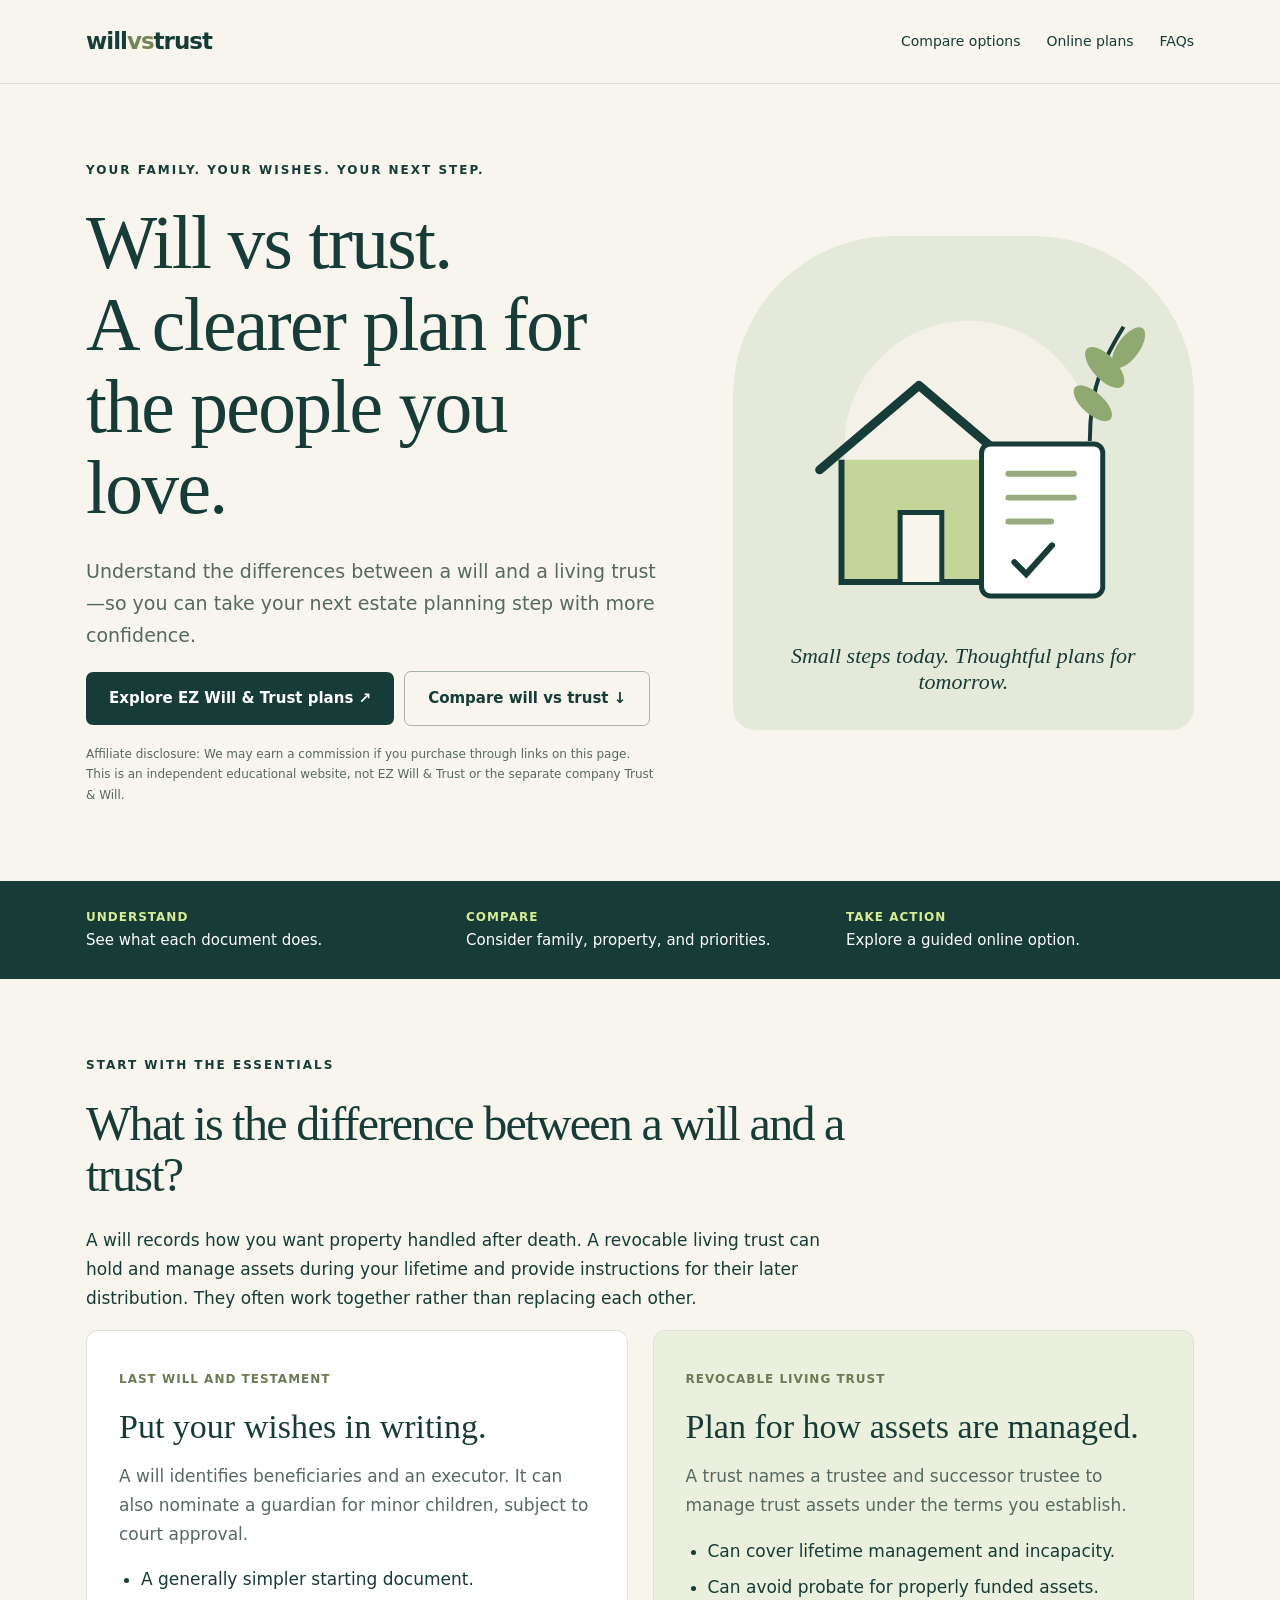
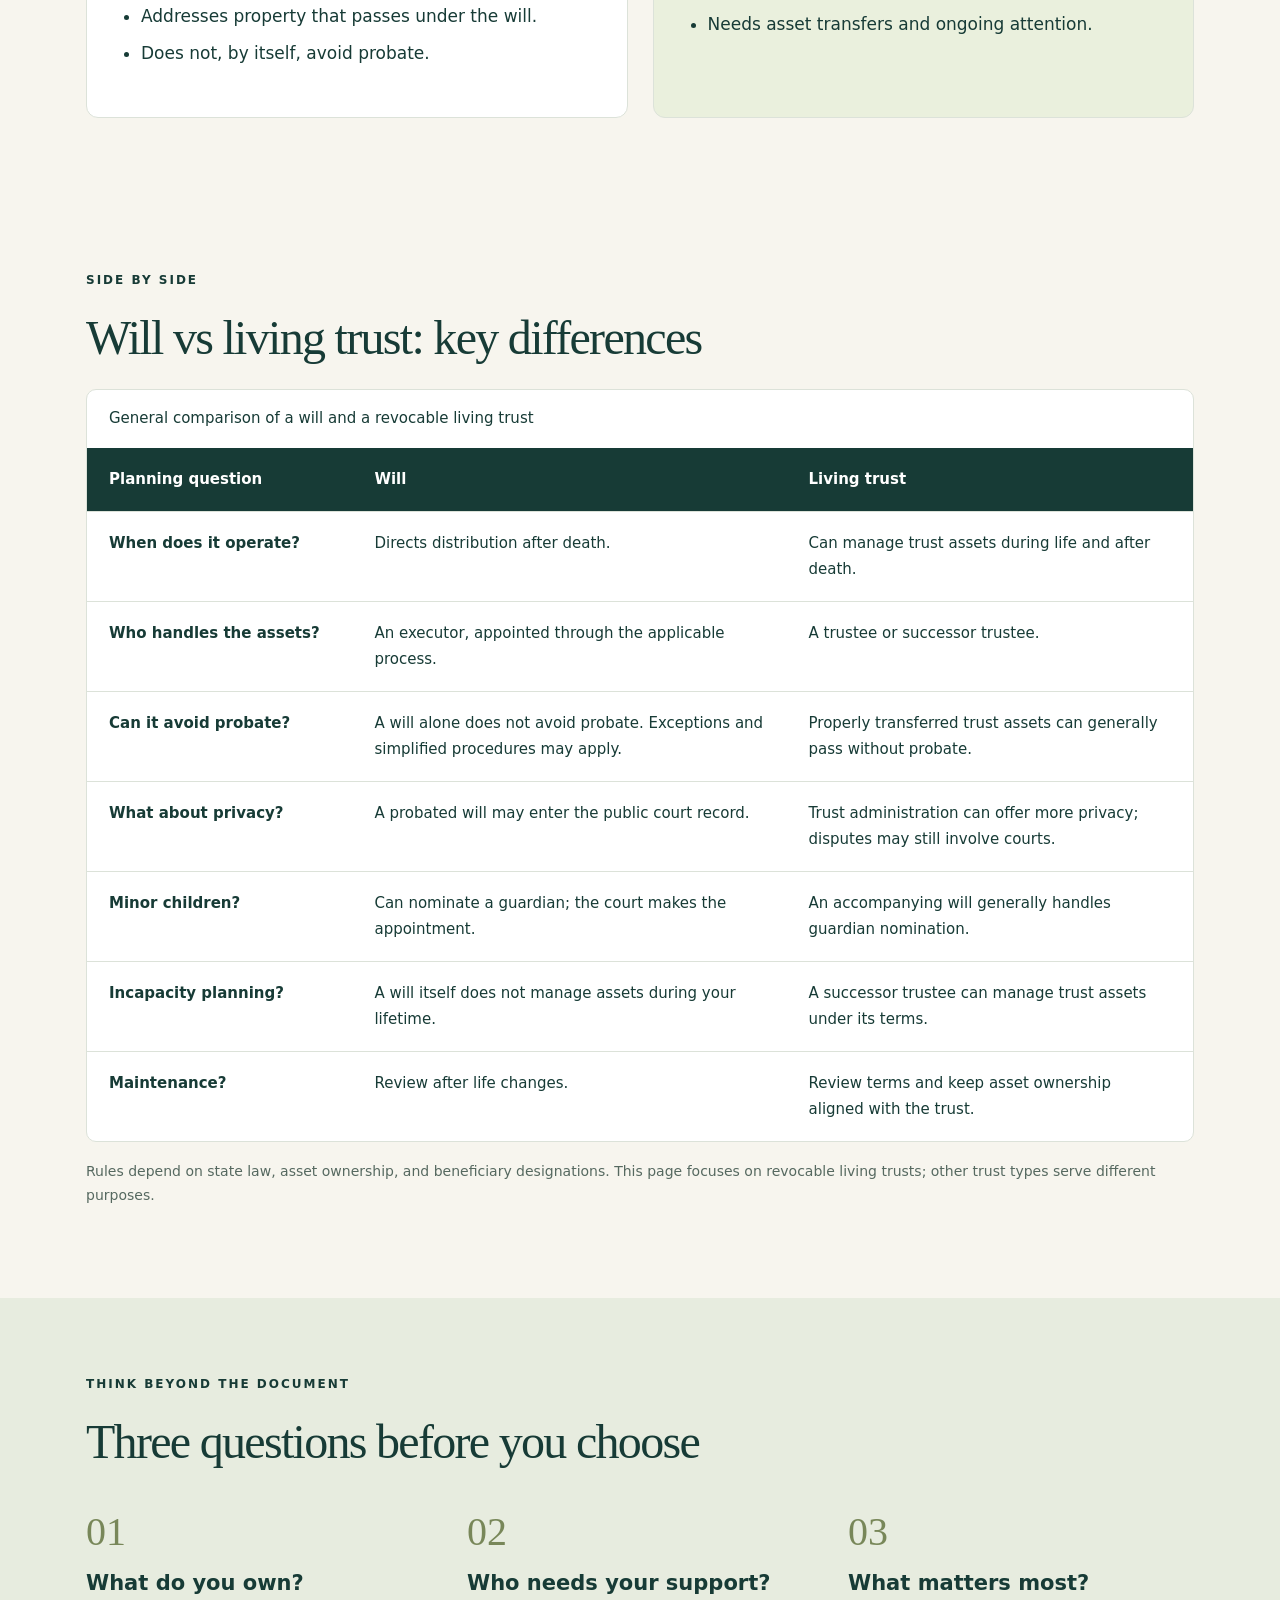
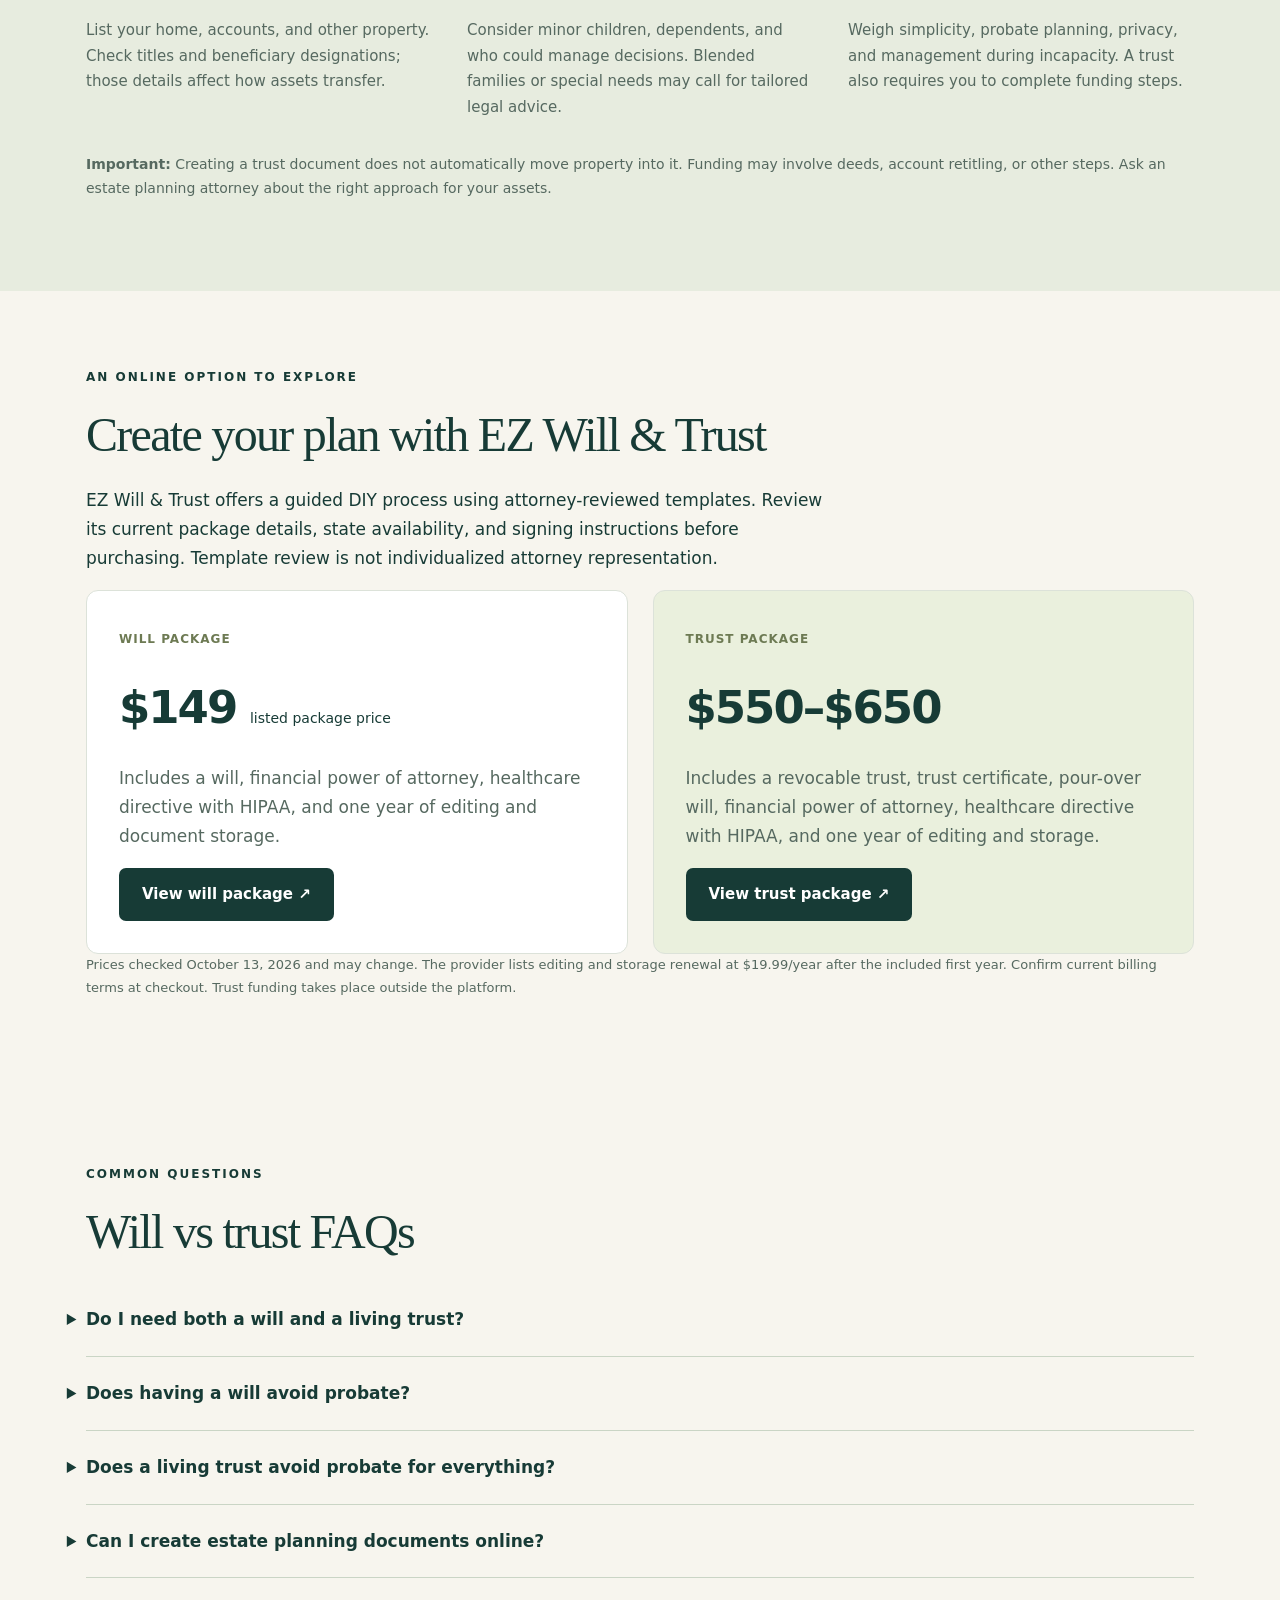
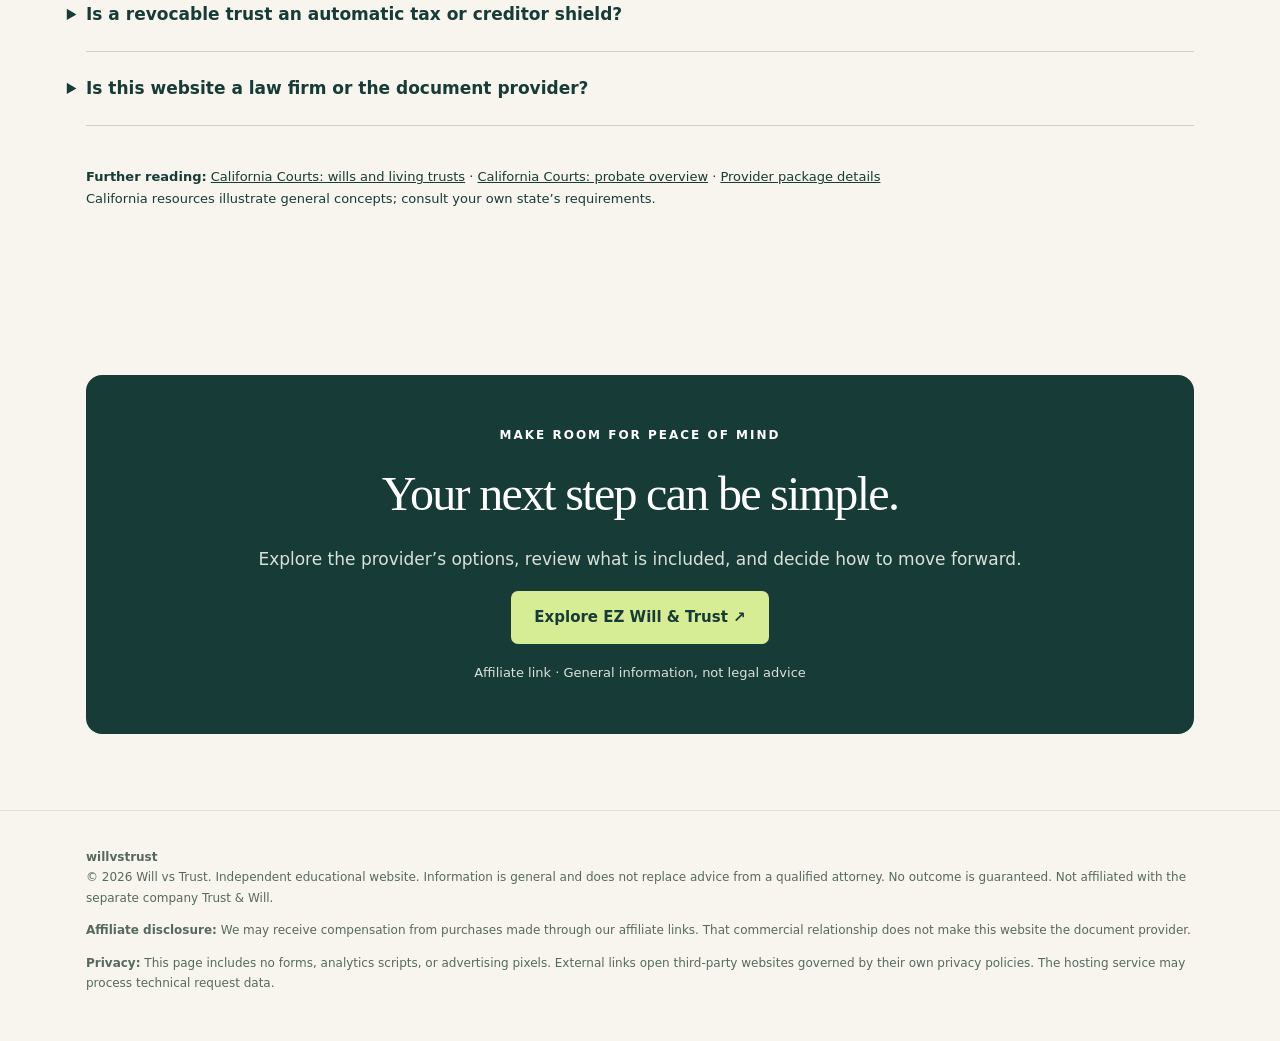
<file: index.html>
<!doctype html>
<html lang="en"><head><meta charset="utf-8"><meta name="viewport" content="width=device-width,initial-scale=1"><title>Will vs Trust: Key Differences & Online Estate Planning</title><meta name="description" content="Compare a will vs a living trust, understand probate and trust funding, and explore EZ Will & Trust online estate planning packages."><meta name="robots" content="index,follow"><meta name="theme-color" content="#173b36"><meta property="og:title" content="Will vs Trust: A clearer plan for the people you love"><meta property="og:description" content="Understand your options. Compare wills and living trusts, then explore online estate planning."><meta property="og:type" content="website"><style>
:root{--ink:#173b36;--muted:#566960;--cream:#f7f5ee;--gold:#d6ed95;--line:#dce2d9}*{box-sizing:border-box}html{scroll-behavior:smooth;scroll-padding-top:85px}body{margin:0;font:17px/1.7 system-ui,-apple-system,Segoe UI,sans-serif;color:var(--ink);background:var(--cream)}a{color:inherit}header{background:var(--cream);border-bottom:1px solid var(--line)}nav{max-width:1160px;margin:auto;padding:22px 26px;display:flex;align-items:center;justify-content:space-between;gap:20px}.brand{text-decoration:none;font-weight:800;font-size:23px;letter-spacing:-1px}.brand span{color:#758454}.navlinks{display:flex;gap:26px;font-size:14px}.navlinks a{text-decoration:none}main section,.wrap{max-width:1160px;margin:auto;padding:76px 26px}h1,h2,h3,p{margin-top:0}h1,h2{font-family:Georgia,serif;font-weight:500;line-height:1.08;letter-spacing:-1.7px}h1{font-size:clamp(43px,5.9vw,76px);margin-bottom:26px}h2{font-size:clamp(32px,4vw,48px);margin-bottom:25px}h3{font-size:21px;line-height:1.3}.eyebrow{font-size:12px;letter-spacing:2px;font-weight:750;text-transform:uppercase;margin-bottom:22px}.hero{display:grid;grid-template-columns:1.25fr 1fr;gap:70px;align-items:center}.hero p{color:var(--muted);max-width:570px;font-size:19px}.btn{display:inline-block;text-decoration:none;background:var(--ink);color:white;padding:14px 23px;border-radius:7px;font-weight:650;font-size:15px}.btn:hover{background:#28594e}.secondary{background:transparent;color:var(--ink);border:1px solid #a5b4a5;margin-left:10px}.secondary:hover{background:#e8eddf}.disclosure{font-size:12px!important;color:var(--muted);margin:18px 0 0!important}.art{background:#e5e9d9;border-radius:160px 160px 22px 22px;padding:55px 32px 35px;position:relative}.art svg{width:100%;height:auto}.artcaption{text-align:center;font:italic 22px Georgia,serif;margin:15px 0 0}.strip{background:var(--ink);color:white}.strip .wrap{padding-top:26px;padding-bottom:26px;display:grid;grid-template-columns:repeat(3,1fr);gap:32px;font-size:15px}.strip strong{display:block;color:var(--gold);font-size:12px;letter-spacing:1px;text-transform:uppercase}.intro{max-width:760px}.grid{display:grid;grid-template-columns:1fr 1fr;gap:25px}.card{background:white;border:1px solid var(--line);padding:32px;border-radius:12px}.card.trust{background:#eaf0dd}.tag{font-size:12px;font-weight:700;text-transform:uppercase;letter-spacing:1px;color:#6d7a53}.card h3{font:34px Georgia,serif;margin:16px 0}.card p{color:var(--muted)}ul{padding-left:22px}li{margin-bottom:8px}.tablewrap{overflow:auto;border:1px solid var(--line);border-radius:10px;background:white}table{border-collapse:collapse;width:100%;min-width:590px;font-size:15px}th,td{padding:19px 22px;text-align:left;border-bottom:1px solid var(--line);vertical-align:top}th{background:var(--ink);color:white}td:first-child{font-weight:650;width:24%}tr:last-child td{border-bottom:0}.note{font-size:14px;color:var(--muted);margin-top:18px}.band{background:#e7ecdf}.steps{display:grid;grid-template-columns:repeat(3,1fr);gap:35px;margin-top:40px}.number{display:block;color:#788759;font:40px Georgia,serif;margin-bottom:15px}.steps p{font-size:15px;color:var(--muted)}.price{font-size:45px;font-weight:750;letter-spacing:-2px;margin:18px 0}.price small{font-size:14px;font-weight:400;letter-spacing:0}.fine{font-size:13px;color:var(--muted)}details{border-bottom:1px solid #cad5c5;padding:22px 0}summary{cursor:pointer;font-weight:650;list-style-position:outside}details p{margin:16px 0 0;color:var(--muted);max-width:880px}.closing{background:var(--ink);color:white;text-align:center;border-radius:16px;padding:50px 25px}.closing p{color:#d9e2d8}.closing .btn{background:var(--gold);color:var(--ink)}footer{border-top:1px solid var(--line)}footer .wrap{padding-top:36px;padding-bottom:36px;font-size:12px;color:var(--muted)}.sources{font-size:13px;margin-top:40px}.skip{position:absolute;left:-9999px}.skip:focus{left:10px;top:10px;background:white;padding:10px;z-index:3}a:focus-visible,summary:focus-visible{outline:3px solid #b68822;outline-offset:4px}@media(max-width:760px){.hero,.grid,.steps{grid-template-columns:1fr}.hero{gap:35px}.art{max-width:430px;margin:auto}.navlinks{gap:15px;font-size:12px}.navlinks a:first-child{display:none}main section,.wrap{padding:48px 22px}.strip .wrap{grid-template-columns:1fr;gap:16px}.secondary{margin:12px 0 0}.brand{font-size:20px}h1{letter-spacing:-1px}}@media(prefers-reduced-motion:reduce){html{scroll-behavior:auto}}
</style></head><body><a class="skip" href="#main">Skip to content</a><header><nav aria-label="Main navigation"><a href="#" class="brand">will<span>vs</span>trust</a><div class="navlinks"><a href="#comparison">Compare options</a><a href="#packages">Online plans</a><a href="#faq">FAQs</a></div></nav></header><main id="main"><section class="hero"><div><div class="eyebrow">Your family. Your wishes. Your next step.</div><h1>Will vs trust.<br>A clearer plan for the people you love.</h1><p>Understand the differences between a will and a living trust—so you can take your next estate planning step with more confidence.</p><a class="btn" href="https://ezwillandtrust.com/ref/delmorgan1971@hotmail.com/" rel="sponsored noopener" target="_blank">Explore EZ Will & Trust plans ↗</a><a class="btn secondary" href="#comparison">Compare will vs trust ↓</a><p class="disclosure">Affiliate disclosure: We may earn a commission if you purchase through links on this page. This is an independent educational website, not EZ Will & Trust or the separate company Trust & Will.</p></div><div class="art"><svg viewBox="0 0 400 330" role="img" aria-label="Illustration of a home, a planning document, and a growing branch"><circle cx="205" cy="155" r="125" fill="#f4f2e8"/><path d="M55 180L155 95l100 85" fill="none" stroke="#173b36" stroke-width="9" stroke-linecap="round" stroke-linejoin="round"/><path d="M77 170v123h157V170" fill="#c3d598" stroke="#173b36" stroke-width="6"/><path d="M136 293v-70h42v70" fill="#f8f5eb" stroke="#173b36" stroke-width="5"/><rect x="218" y="154" width="122" height="153" rx="9" fill="white" stroke="#173b36" stroke-width="5"/><path d="M245 184h66m-66 24h66m-66 24h43" stroke="#98ab80" stroke-width="6" stroke-linecap="round"/><path d="M251 273l12 12 26-29" fill="none" stroke="#173b36" stroke-width="6" stroke-linecap="round"/><path d="M327 151c0-60 18-89 34-115" fill="none" stroke="#173b36" stroke-width="4"/><ellipse cx="342" cy="77" rx="12" ry="26" transform="rotate(-43 342 77)" fill="#8fa971"/><ellipse cx="366" cy="57" rx="11" ry="24" transform="rotate(36 366 57)" fill="#8fa971"/><ellipse cx="330" cy="113" rx="11" ry="24" transform="rotate(-48 330 113)" fill="#8fa971"/></svg><div class="artcaption">Small steps today. Thoughtful plans for tomorrow.</div></div></section><div class="strip"><div class="wrap"><div><strong>Understand</strong>See what each document does.</div><div><strong>Compare</strong>Consider family, property, and priorities.</div><div><strong>Take action</strong>Explore a guided online option.</div></div></div><section><div class="intro"><div class="eyebrow">Start with the essentials</div><h2>What is the difference between a will and a trust?</h2><p>A will records how you want property handled after death. A revocable living trust can hold and manage assets during your lifetime and provide instructions for their later distribution. They often work together rather than replacing each other.</p></div><div class="grid"><article class="card"><span class="tag">Last will and testament</span><h3>Put your wishes in writing.</h3><p>A will identifies beneficiaries and an executor. It can also nominate a guardian for minor children, subject to court approval.</p><ul><li>A generally simpler starting document.</li><li>Addresses property that passes under the will.</li><li>Does not, by itself, avoid probate.</li></ul></article><article class="card trust"><span class="tag">Revocable living trust</span><h3>Plan for how assets are managed.</h3><p>A trust names a trustee and successor trustee to manage trust assets under the terms you establish.</p><ul><li>Can cover lifetime management and incapacity.</li><li>Can avoid probate for properly funded assets.</li><li>Needs asset transfers and ongoing attention.</li></ul></article></div></section><section id="comparison"><div class="eyebrow">Side by side</div><h2>Will vs living trust: key differences</h2><div class="tablewrap"><table><caption style="text-align:left;padding:16px 22px">General comparison of a will and a revocable living trust</caption><thead><tr><th scope="col">Planning question</th><th scope="col">Will</th><th scope="col">Living trust</th></tr></thead><tbody><tr><td>When does it operate?</td><td>Directs distribution after death.</td><td>Can manage trust assets during life and after death.</td></tr><tr><td>Who handles the assets?</td><td>An executor, appointed through the applicable process.</td><td>A trustee or successor trustee.</td></tr><tr><td>Can it avoid probate?</td><td>A will alone does not avoid probate. Exceptions and simplified procedures may apply.</td><td>Properly transferred trust assets can generally pass without probate.</td></tr><tr><td>What about privacy?</td><td>A probated will may enter the public court record.</td><td>Trust administration can offer more privacy; disputes may still involve courts.</td></tr><tr><td>Minor children?</td><td>Can nominate a guardian; the court makes the appointment.</td><td>An accompanying will generally handles guardian nomination.</td></tr><tr><td>Incapacity planning?</td><td>A will itself does not manage assets during your lifetime.</td><td>A successor trustee can manage trust assets under its terms.</td></tr><tr><td>Maintenance?</td><td>Review after life changes.</td><td>Review terms and keep asset ownership aligned with the trust.</td></tr></tbody></table></div><p class="note">Rules depend on state law, asset ownership, and beneficiary designations. This page focuses on revocable living trusts; other trust types serve different purposes.</p></section><div class="band"><section class="wrap"><div class="eyebrow">Think beyond the document</div><h2>Three questions before you choose</h2><div class="steps"><div><span class="number">01</span><h3>What do you own?</h3><p>List your home, accounts, and other property. Check titles and beneficiary designations; those details affect how assets transfer.</p></div><div><span class="number">02</span><h3>Who needs your support?</h3><p>Consider minor children, dependents, and who could manage decisions. Blended families or special needs may call for tailored legal advice.</p></div><div><span class="number">03</span><h3>What matters most?</h3><p>Weigh simplicity, probate planning, privacy, and management during incapacity. A trust also requires you to complete funding steps.</p></div></div><p class="note"><strong>Important:</strong> Creating a trust document does not automatically move property into it. Funding may involve deeds, account retitling, or other steps. Ask an estate planning attorney about the right approach for your assets.</p></section></div><section id="packages"><div class="eyebrow">An online option to explore</div><h2>Create your plan with EZ Will & Trust</h2><p style="max-width:750px">EZ Will & Trust offers a guided DIY process using attorney-reviewed templates. Review its current package details, state availability, and signing instructions before purchasing. Template review is not individualized attorney representation.</p><div class="grid"><article class="card"><span class="tag">Will package</span><div class="price">$149 <small>listed package price</small></div><p>Includes a will, financial power of attorney, healthcare directive with HIPAA, and one year of editing and document storage.</p><a class="btn" href="https://ezwillandtrust.com/ref/delmorgan1971@hotmail.com/" rel="sponsored noopener" target="_blank">View will package ↗</a></article><article class="card trust"><span class="tag">Trust package</span><div class="price">$550–$650</div><p>Includes a revocable trust, trust certificate, pour-over will, financial power of attorney, healthcare directive with HIPAA, and one year of editing and storage.</p><a class="btn" href="https://ezwillandtrust.com/ref/delmorgan1971@hotmail.com/" rel="sponsored noopener" target="_blank">View trust package ↗</a></article></div><p class="fine">Prices checked October 13, 2026 and may change. The provider lists editing and storage renewal at $19.99/year after the included first year. Confirm current billing terms at checkout. Trust funding takes place outside the platform.</p></section><section id="faq"><div class="eyebrow">Common questions</div><h2>Will vs trust FAQs</h2><details><summary>Do I need both a will and a living trust?</summary><p>Often, a trust-based plan includes a will. A pour-over will can direct certain assets left outside a trust into it after death, but those assets may still require probate. A will can also address guardian nominations.</p></details><details><summary>Does having a will avoid probate?</summary><p>No. A will does not by itself avoid probate. Whether court administration is needed depends on state law, the assets involved, and how they are owned or designated to pass.</p></details><details><summary>Does a living trust avoid probate for everything?</summary><p>No. The benefit generally applies to assets properly transferred into the trust. Assets left outside it may require probate unless another transfer method or exception applies.</p></details><details><summary>Can I create estate planning documents online?</summary><p>Online services can help generate documents. You still need to follow your state’s signing and witnessing requirements, and complete any applicable trust funding steps. Complex family, tax, or property circumstances may require an attorney.</p></details><details><summary>Is a revocable trust an automatic tax or creditor shield?</summary><p>No. Do not assume a revocable living trust provides tax savings or protects your own assets from creditors. Consult qualified legal and tax advisers about those goals.</p></details><details><summary>Is this website a law firm or the document provider?</summary><p>No. Will vs Trust is an independent educational affiliate website. Documents and purchases are handled by EZ Will & Trust. We do not provide legal advice, prepare your documents, or collect your estate planning information.</p></details><div class="sources"><strong>Further reading:</strong> <a href="https://selfhelp.courts.ca.gov/wills-estates-probate/legal-documents" target="_blank" rel="noopener">California Courts: wills and living trusts</a> · <a href="https://selfhelp.courts.ca.gov/probate" target="_blank" rel="noopener">California Courts: probate overview</a> · <a href="https://ezwillandtrust.com/ez-will-and-trust-packages/" target="_blank" rel="noopener">Provider package details</a><p>California resources illustrate general concepts; consult your own state’s requirements.</p></div></section><section><div class="closing"><div class="eyebrow">Make room for peace of mind</div><h2>Your next step can be simple.</h2><p>Explore the provider’s options, review what is included, and decide how to move forward.</p><a class="btn" href="https://ezwillandtrust.com/ref/delmorgan1971@hotmail.com/" rel="sponsored noopener" target="_blank">Explore EZ Will & Trust ↗</a><p class="fine" style="color:#d9e2d8;margin:18px 0 0">Affiliate link · General information, not legal advice</p></div></section></main><footer><div class="wrap"><strong>willvstrust</strong><p>© 2026 Will vs Trust. Independent educational website. Information is general and does not replace advice from a qualified attorney. No outcome is guaranteed. Not affiliated with the separate company Trust & Will.</p><p><strong>Affiliate disclosure:</strong> We may receive compensation from purchases made through our affiliate links. That commercial relationship does not make this website the document provider.</p><p><strong>Privacy:</strong> This page includes no forms, analytics scripts, or advertising pixels. External links open third-party websites governed by their own privacy policies. The hosting service may process technical request data.</p></div></footer><script type="application/ld+json">{"@context":"https://schema.org","@type":"WebPage","name":"Will vs Trust: Key Differences & Online Estate Planning","description":"An independent educational comparison of wills and revocable living trusts, with EZ Will & Trust affiliate package information.","inLanguage":"en-US","dateModified":"2026-10-13","about":[{"@type":"Thing","name":"Last will and testament"},{"@type":"Thing","name":"Revocable living trust"}]}</script></body></html>
</file>
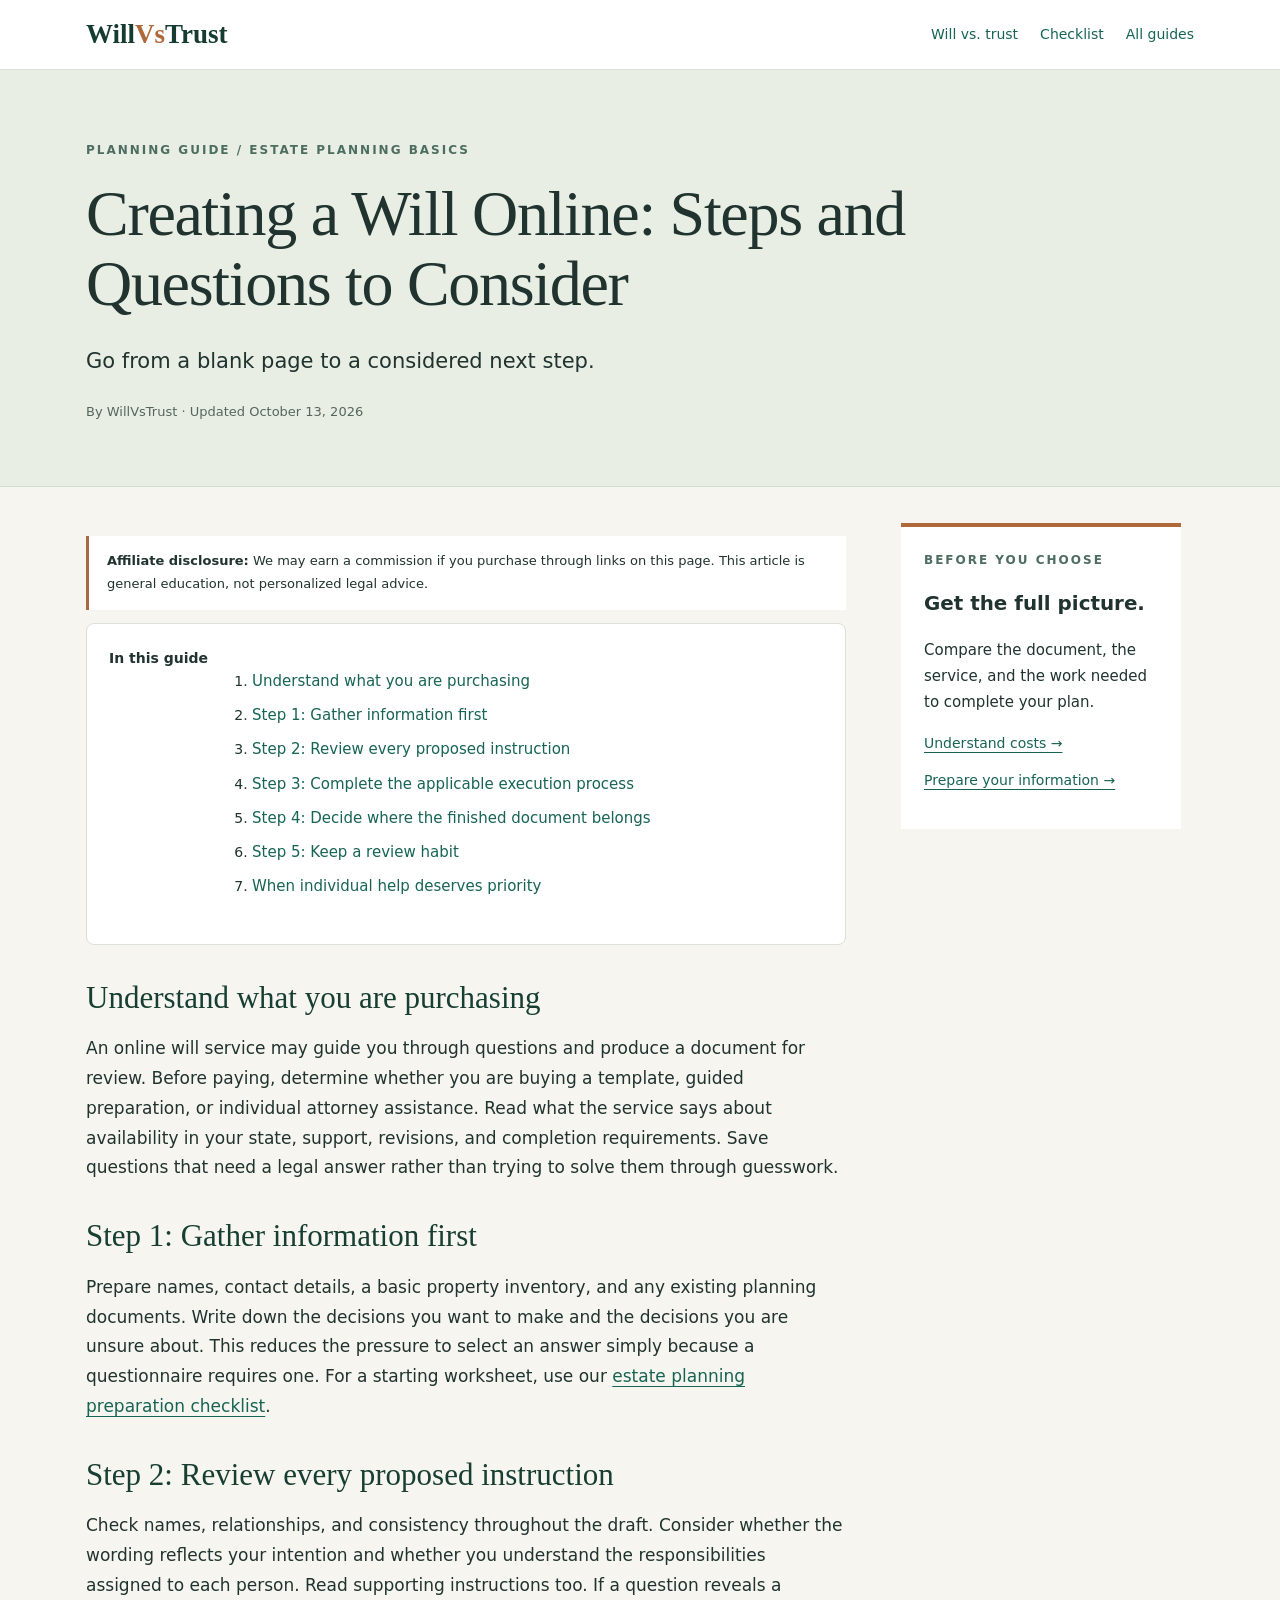
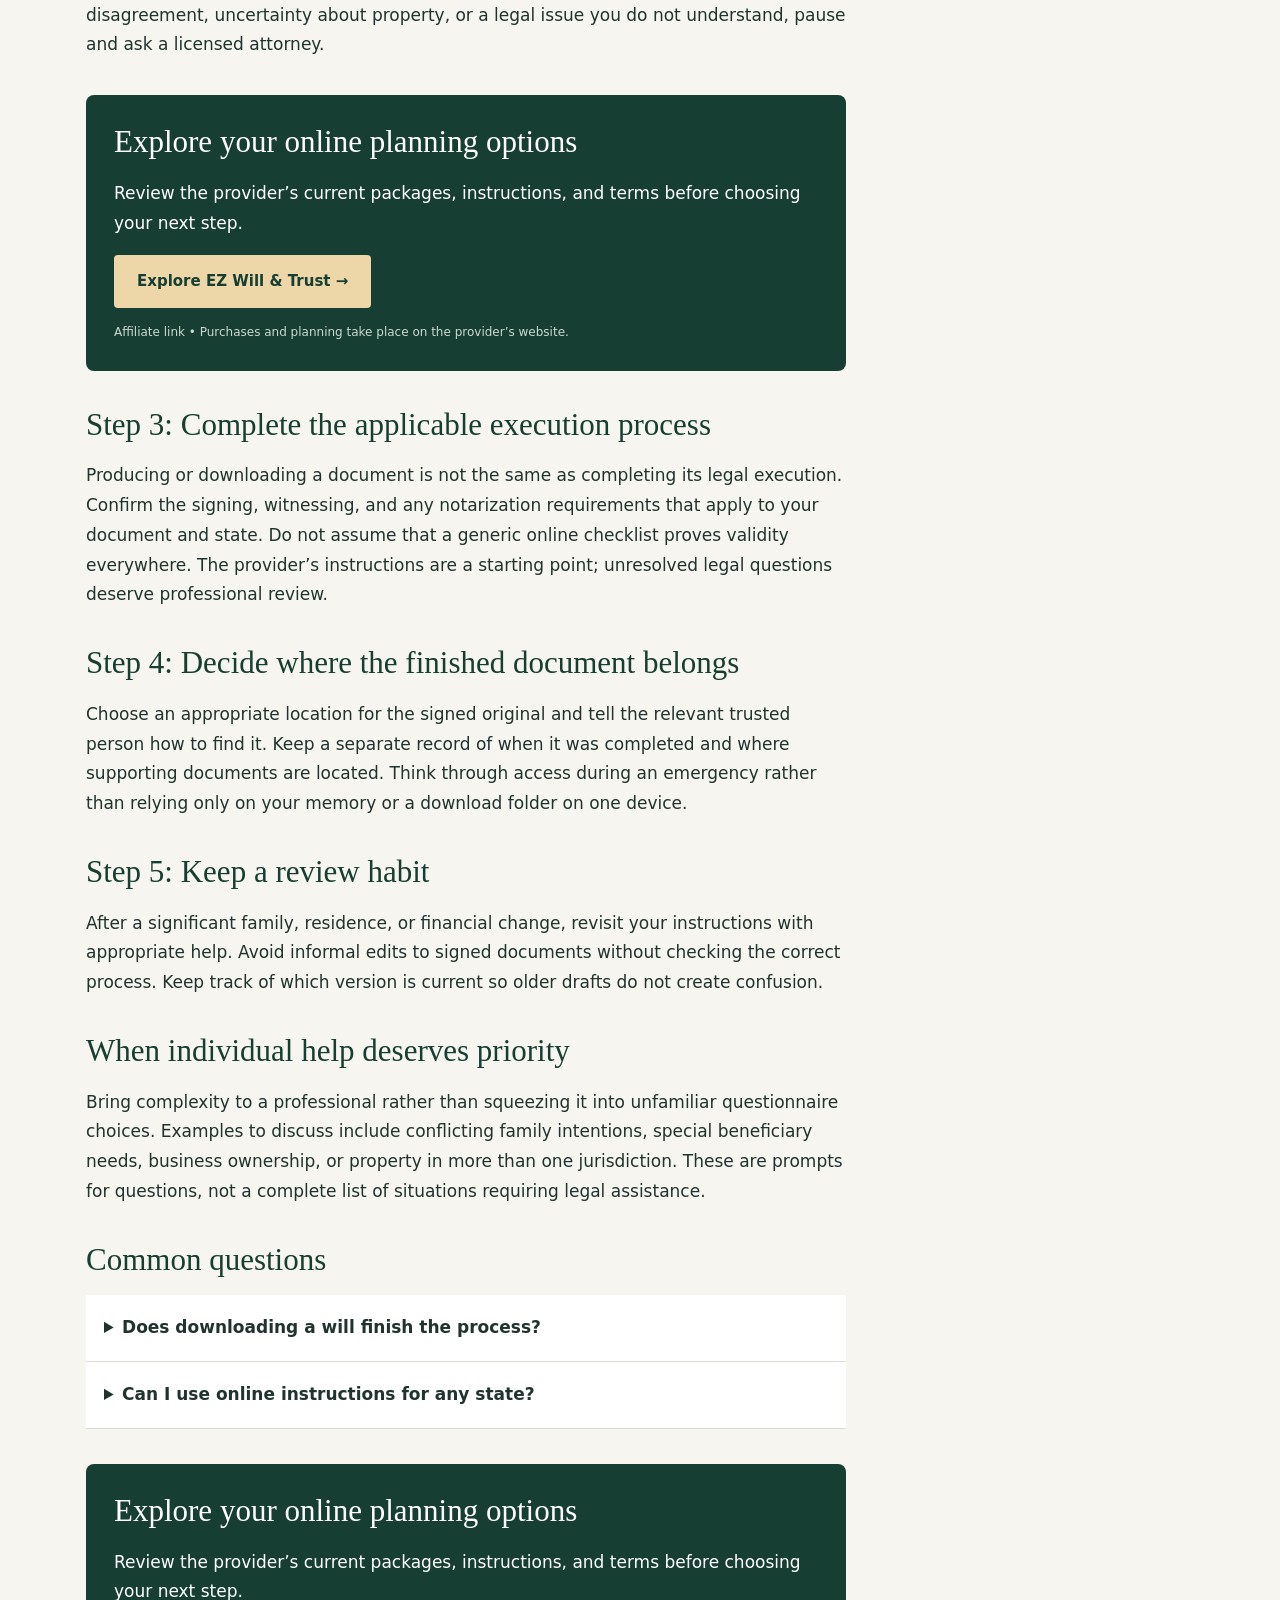
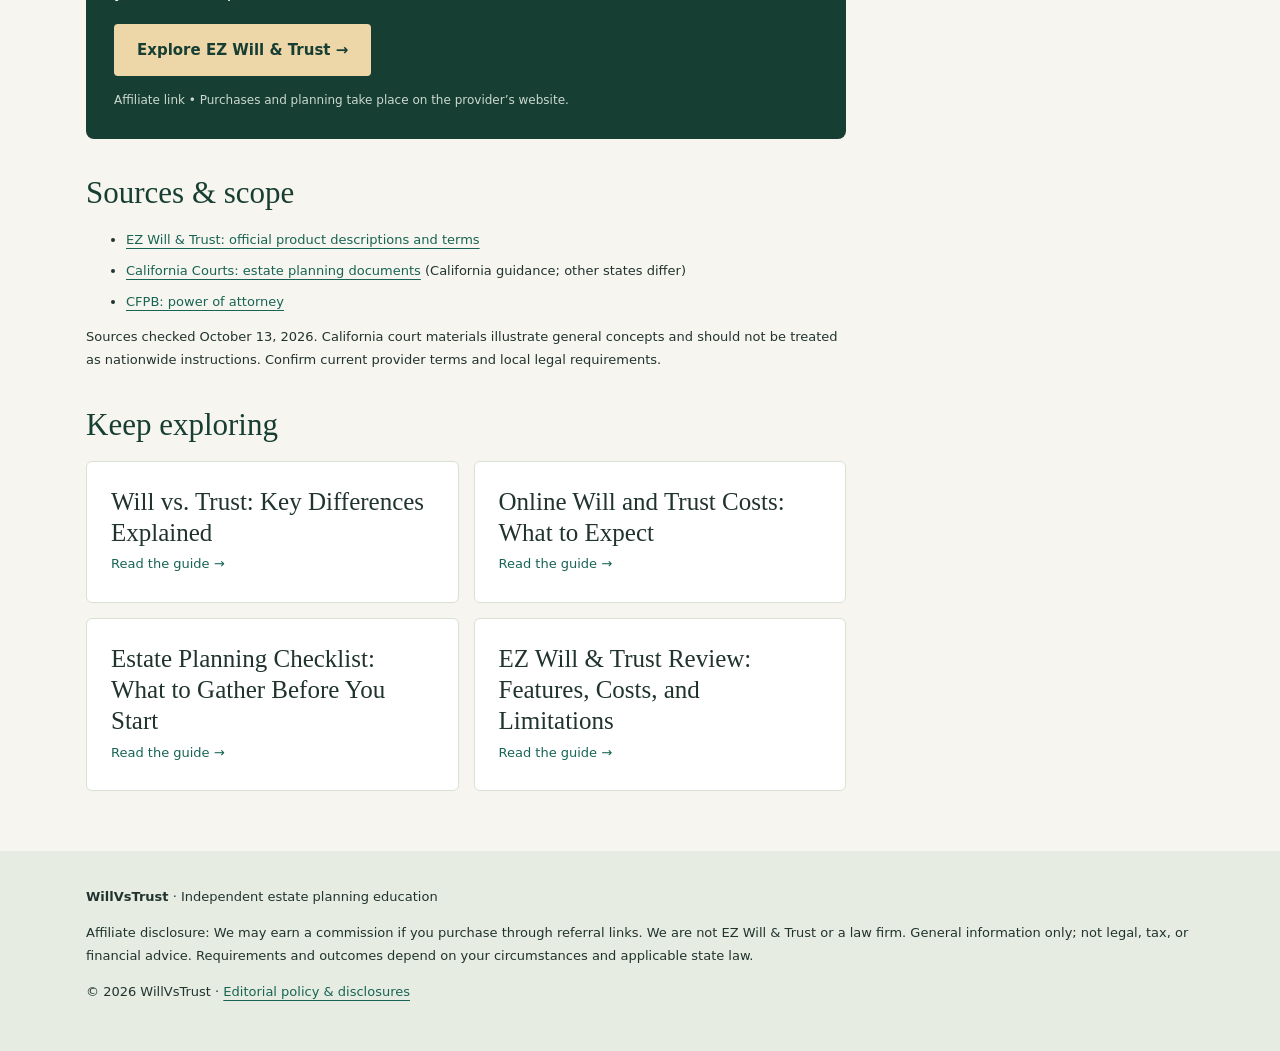
<file: create-a-will-online.html>
<!doctype html><html lang="en"><head><meta charset="utf-8"><meta name="viewport" content="width=device-width,initial-scale=1"><title>Creating a Will Online: Steps and Questions to Consider | WillVsTrust</title><meta name="description" content="Learn a practical workflow for preparing an online will, reviewing a draft, checking state execution requirements, and storing completed documents."><meta name="robots" content="index,follow"><meta property="og:type" content="article"><meta property="og:title" content="Creating a Will Online: Steps and Questions to Consider"><meta property="og:description" content="Learn a practical workflow for preparing an online will, reviewing a draft, checking state execution requirements, and storing completed documents."><meta property="og:site_name" content="WillVsTrust"><meta name="twitter:card" content="summary"><link rel="stylesheet" href="styles.css"><script type="application/ld+json">{"@context": "https://schema.org", "@type": "Article", "headline": "Creating a Will Online: Steps and Questions to Consider", "description": "Learn a practical workflow for preparing an online will, reviewing a draft, checking state execution requirements, and storing completed documents.", "dateModified": "2026-10-13", "datePublished": "2026-10-13", "author": {"@type": "Organization", "name": "WillVsTrust"}, "publisher": {"@type": "Organization", "name": "WillVsTrust"}, "inLanguage": "en-US"}</script></head><body><a class="skip" href="#main">Skip to content</a><header><div class="wrap"><a class="brand" href="index.html">Will<span>Vs</span>Trust</a><nav aria-label="Main navigation"><a href="will-vs-trust.html">Will vs. trust</a><a href="estate-planning-checklist.html">Checklist</a><a href="index.html">All guides</a></nav></div></header><section class="hero"><div class="wrap"><div class="eyebrow">Planning guide / Estate planning basics</div><h1>Creating a Will Online: Steps and Questions to Consider</h1><p class="dek">Go from a blank page to a considered next step.</p><p class="meta">By WillVsTrust · Updated October 13, 2026</p></div></section><main id="main" class="wrap layout"><article><p class="disclosure"><strong>Affiliate disclosure:</strong> We may earn a commission if you purchase through links on this page. This article is general education, not personalized legal advice.</p><nav class="toc" aria-label="In this article"><strong>In this guide</strong><ol><li><a href="#section-0">Understand what you are purchasing</a></li><li><a href="#section-1">Step 1: Gather information first</a></li><li><a href="#section-2">Step 2: Review every proposed instruction</a></li><li><a href="#section-3">Step 3: Complete the applicable execution process</a></li><li><a href="#section-4">Step 4: Decide where the finished document belongs</a></li><li><a href="#section-5">Step 5: Keep a review habit</a></li><li><a href="#section-6">When individual help deserves priority</a></li></ol></nav><section id="section-0"><h2>Understand what you are purchasing</h2><p>An online will service may guide you through questions and produce a document for review. Before paying, determine whether you are buying a template, guided preparation, or individual attorney assistance. Read what the service says about availability in your state, support, revisions, and completion requirements. Save questions that need a legal answer rather than trying to solve them through guesswork.</p></section><section id="section-1"><h2>Step 1: Gather information first</h2><p>Prepare names, contact details, a basic property inventory, and any existing planning documents. Write down the decisions you want to make and the decisions you are unsure about. This reduces the pressure to select an answer simply because a questionnaire requires one. For a starting worksheet, use our <a href="estate-planning-checklist.html">estate planning preparation checklist</a>.</p></section><section id="section-2"><h2>Step 2: Review every proposed instruction</h2><p>Check names, relationships, and consistency throughout the draft. Consider whether the wording reflects your intention and whether you understand the responsibilities assigned to each person. Read supporting instructions too. If a question reveals a disagreement, uncertainty about property, or a legal issue you do not understand, pause and ask a licensed attorney.</p></section><section class="cta"><h2>Explore your online planning options</h2><p>Review the provider’s current packages, instructions, and terms before choosing your next step.</p><a class="button" href="https://ezwillandtrust.com/ref/delmorgan1971@hotmail.com/" rel="sponsored noopener">Explore EZ Will &amp; Trust →</a><small>Affiliate link • Purchases and planning take place on the provider’s website.</small></section><section id="section-3"><h2>Step 3: Complete the applicable execution process</h2><p>Producing or downloading a document is not the same as completing its legal execution. Confirm the signing, witnessing, and any notarization requirements that apply to your document and state. Do not assume that a generic online checklist proves validity everywhere. The provider’s instructions are a starting point; unresolved legal questions deserve professional review.</p></section><section id="section-4"><h2>Step 4: Decide where the finished document belongs</h2><p>Choose an appropriate location for the signed original and tell the relevant trusted person how to find it. Keep a separate record of when it was completed and where supporting documents are located. Think through access during an emergency rather than relying only on your memory or a download folder on one device.</p></section><section id="section-5"><h2>Step 5: Keep a review habit</h2><p>After a significant family, residence, or financial change, revisit your instructions with appropriate help. Avoid informal edits to signed documents without checking the correct process. Keep track of which version is current so older drafts do not create confusion.</p></section><section id="section-6"><h2>When individual help deserves priority</h2><p>Bring complexity to a professional rather than squeezing it into unfamiliar questionnaire choices. Examples to discuss include conflicting family intentions, special beneficiary needs, business ownership, or property in more than one jurisdiction. These are prompts for questions, not a complete list of situations requiring legal assistance.</p></section><section><h2>Common questions</h2><details><summary>Does downloading a will finish the process?</summary><p>No. You still need to review it and complete the execution requirements that apply.</p></details><details><summary>Can I use online instructions for any state?</summary><p>Check the provider’s availability and state instructions. Do not assume a process fits every jurisdiction.</p></details></section><section class="cta"><h2>Explore your online planning options</h2><p>Review the provider’s current packages, instructions, and terms before choosing your next step.</p><a class="button" href="https://ezwillandtrust.com/ref/delmorgan1971@hotmail.com/" rel="sponsored noopener">Explore EZ Will &amp; Trust →</a><small>Affiliate link • Purchases and planning take place on the provider’s website.</small></section><section class="sources"><h2>Sources &amp; scope</h2><ul><li><a href="https://ezwillandtrust.com/">EZ Will &amp; Trust: official product descriptions and terms</a></li><li><a href="https://selfhelp.courts.ca.gov/wills-estates-probate/legal-documents">California Courts: estate planning documents</a> (California guidance; other states differ)</li><li><a href="https://www.consumerfinance.gov/ask-cfpb/what-is-a-power-of-attorney-poa-en-1149/">CFPB: power of attorney</a></li></ul><p>Sources checked October 13, 2026. California court materials illustrate general concepts and should not be treated as nationwide instructions. Confirm current provider terms and local legal requirements.</p></section><section><h2>Keep exploring</h2><div class="related"><a class="card" href="will-vs-trust.html"><strong>Will vs. Trust: Key Differences Explained</strong><span>Read the guide →</span></a><a class="card" href="online-will-trust-costs.html"><strong>Online Will and Trust Costs: What to Expect</strong><span>Read the guide →</span></a><a class="card" href="estate-planning-checklist.html"><strong>Estate Planning Checklist: What to Gather Before You Start</strong><span>Read the guide →</span></a><a class="card" href="ez-will-trust-review.html"><strong>EZ Will & Trust Review: Features, Costs, and Limitations</strong><span>Read the guide →</span></a></div></section></article><aside><div class="asidebox"><div class="eyebrow">Before you choose</div><h3>Get the full picture.</h3><p>Compare the document, the service, and the work needed to complete your plan.</p><a href="online-will-trust-costs.html">Understand costs →</a><a href="estate-planning-checklist.html">Prepare your information →</a></div></aside></main><footer><div class="wrap"><strong>WillVsTrust</strong> · Independent estate planning education<p>Affiliate disclosure: We may earn a commission if you purchase through referral links. We are not EZ Will &amp; Trust or a law firm. General information only; not legal, tax, or financial advice. Requirements and outcomes depend on your circumstances and applicable state law.</p><p>© 2026 WillVsTrust · <a href="editorial-policy.html">Editorial policy &amp; disclosures</a></p></div></footer></body></html>
</file>
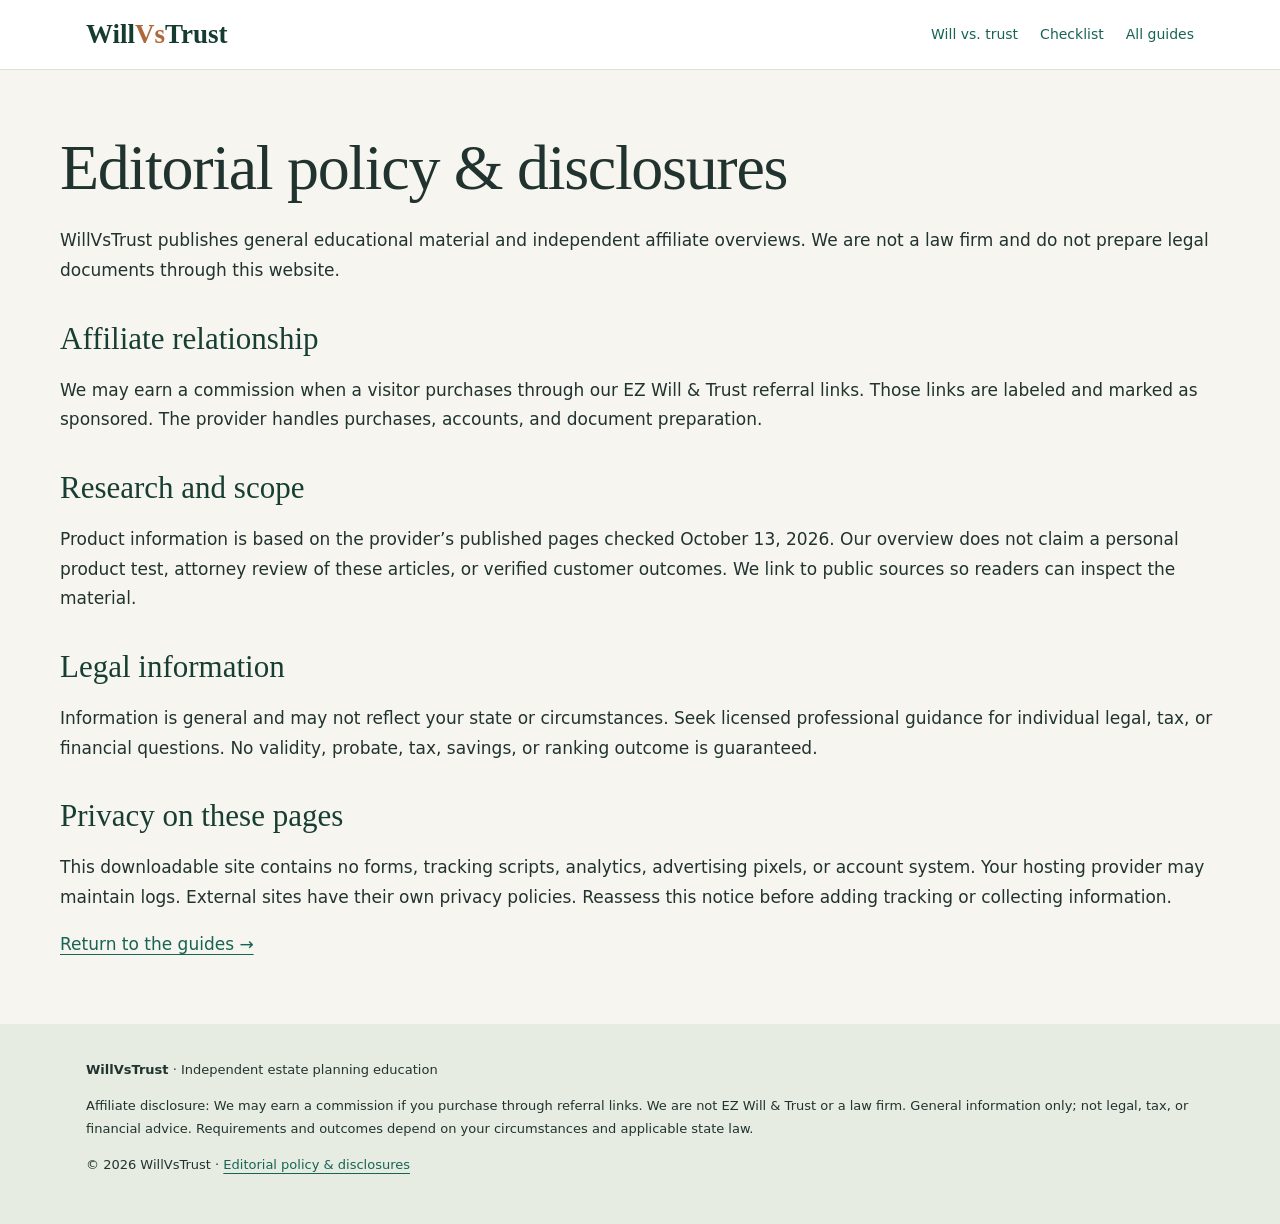
<file: editorial-policy.html>
<!doctype html><html lang="en"><head><meta charset="utf-8"><meta name="viewport" content="width=device-width,initial-scale=1"><title>Editorial Policy and Affiliate Disclosures | WillVsTrust</title><meta name="description" content="Read the editorial scope, affiliate relationship, and privacy notes for WillVsTrust."><meta name="robots" content="index,follow"><meta property="og:type" content="website"><meta property="og:title" content="Editorial Policy and Affiliate Disclosures"><meta property="og:description" content="Read the editorial scope, affiliate relationship, and privacy notes for WillVsTrust."><meta property="og:site_name" content="WillVsTrust"><meta name="twitter:card" content="summary"><link rel="stylesheet" href="styles.css"></head><body><a class="skip" href="#main">Skip to content</a><header><div class="wrap"><a class="brand" href="index.html">Will<span>Vs</span>Trust</a><nav aria-label="Main navigation"><a href="will-vs-trust.html">Will vs. trust</a><a href="estate-planning-checklist.html">Checklist</a><a href="index.html">All guides</a></nav></div></header><main id="main" class="wrap hub"><h1>Editorial policy &amp; disclosures</h1><p>WillVsTrust publishes general educational material and independent affiliate overviews. We are not a law firm and do not prepare legal documents through this website.</p><h2>Affiliate relationship</h2><p>We may earn a commission when a visitor purchases through our EZ Will &amp; Trust referral links. Those links are labeled and marked as sponsored. The provider handles purchases, accounts, and document preparation.</p><h2>Research and scope</h2><p>Product information is based on the provider’s published pages checked October 13, 2026. Our overview does not claim a personal product test, attorney review of these articles, or verified customer outcomes. We link to public sources so readers can inspect the material.</p><h2>Legal information</h2><p>Information is general and may not reflect your state or circumstances. Seek licensed professional guidance for individual legal, tax, or financial questions. No validity, probate, tax, savings, or ranking outcome is guaranteed.</p><h2>Privacy on these pages</h2><p>This downloadable site contains no forms, tracking scripts, analytics, advertising pixels, or account system. Your hosting provider may maintain logs. External sites have their own privacy policies. Reassess this notice before adding tracking or collecting information.</p><a href="index.html">Return to the guides →</a></main><footer><div class="wrap"><strong>WillVsTrust</strong> · Independent estate planning education<p>Affiliate disclosure: We may earn a commission if you purchase through referral links. We are not EZ Will &amp; Trust or a law firm. General information only; not legal, tax, or financial advice. Requirements and outcomes depend on your circumstances and applicable state law.</p><p>© 2026 WillVsTrust · <a href="editorial-policy.html">Editorial policy &amp; disclosures</a></p></div></footer></body></html>
</file>
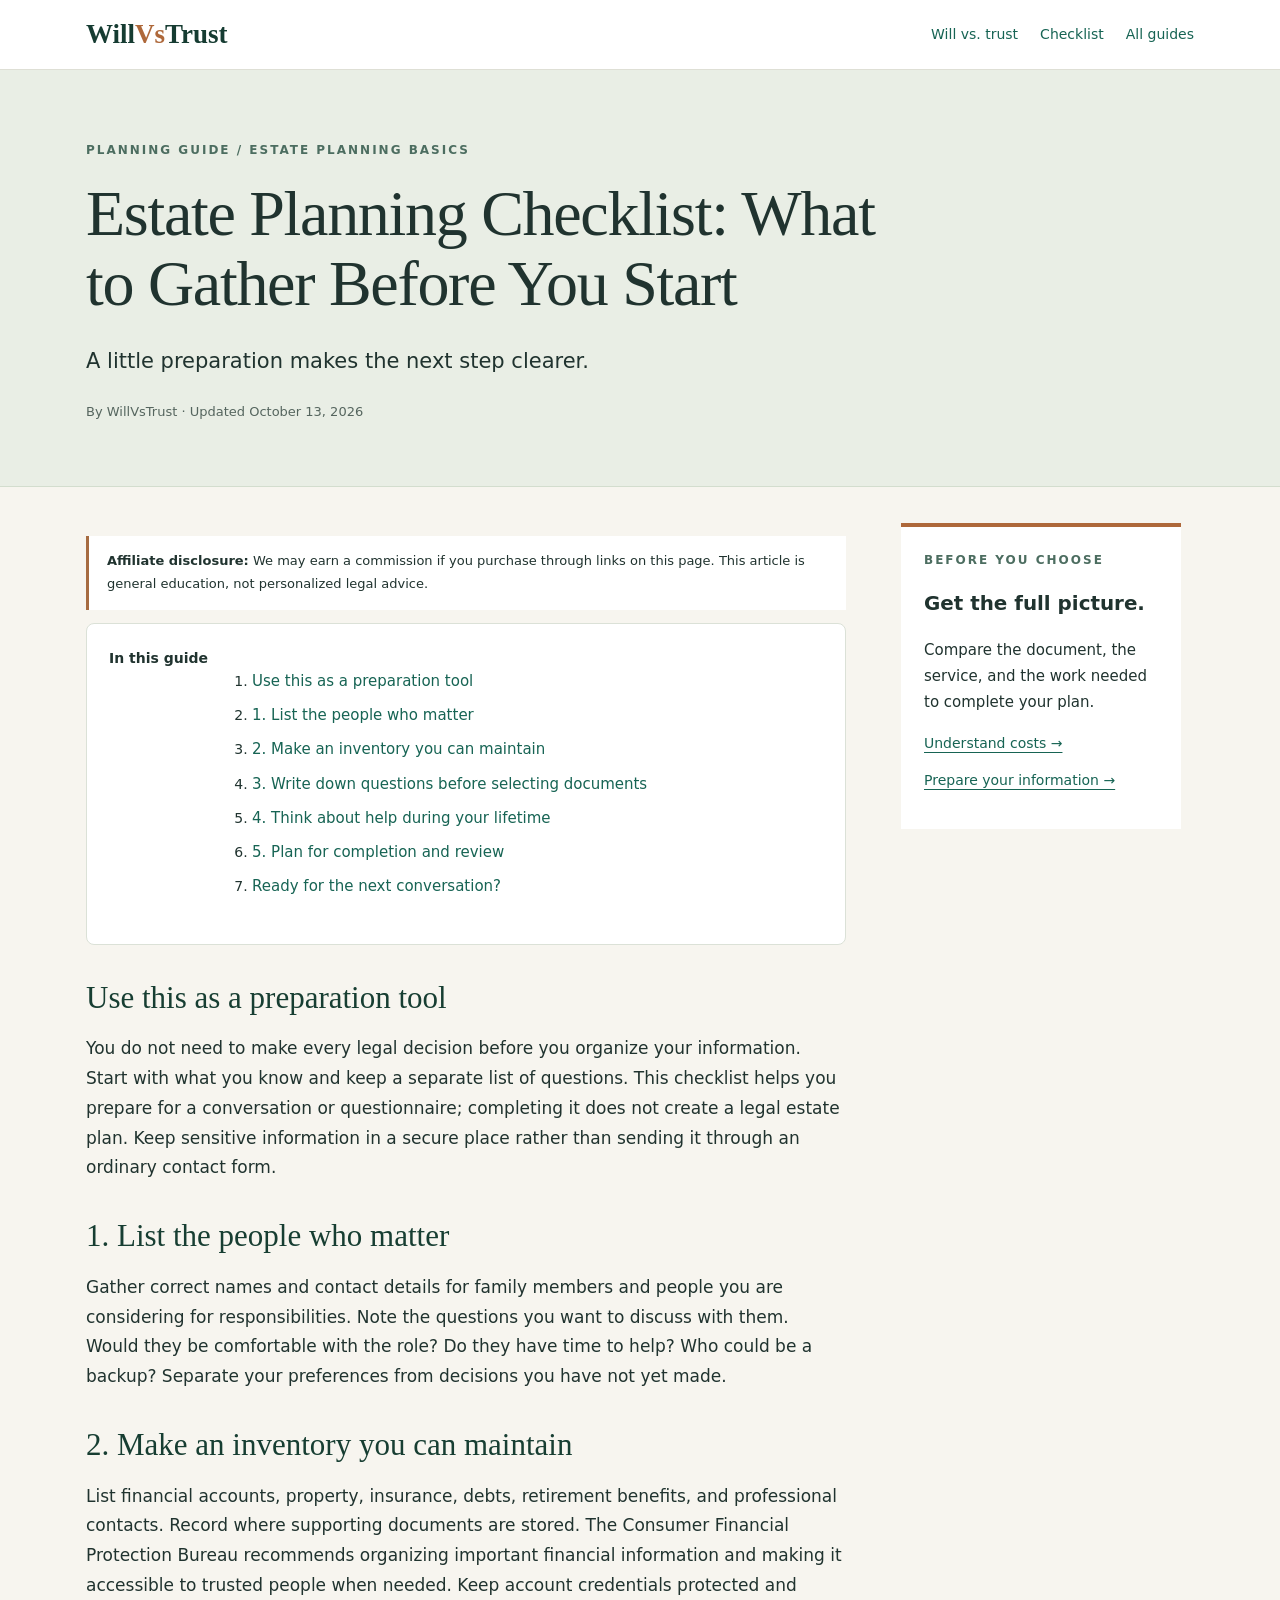
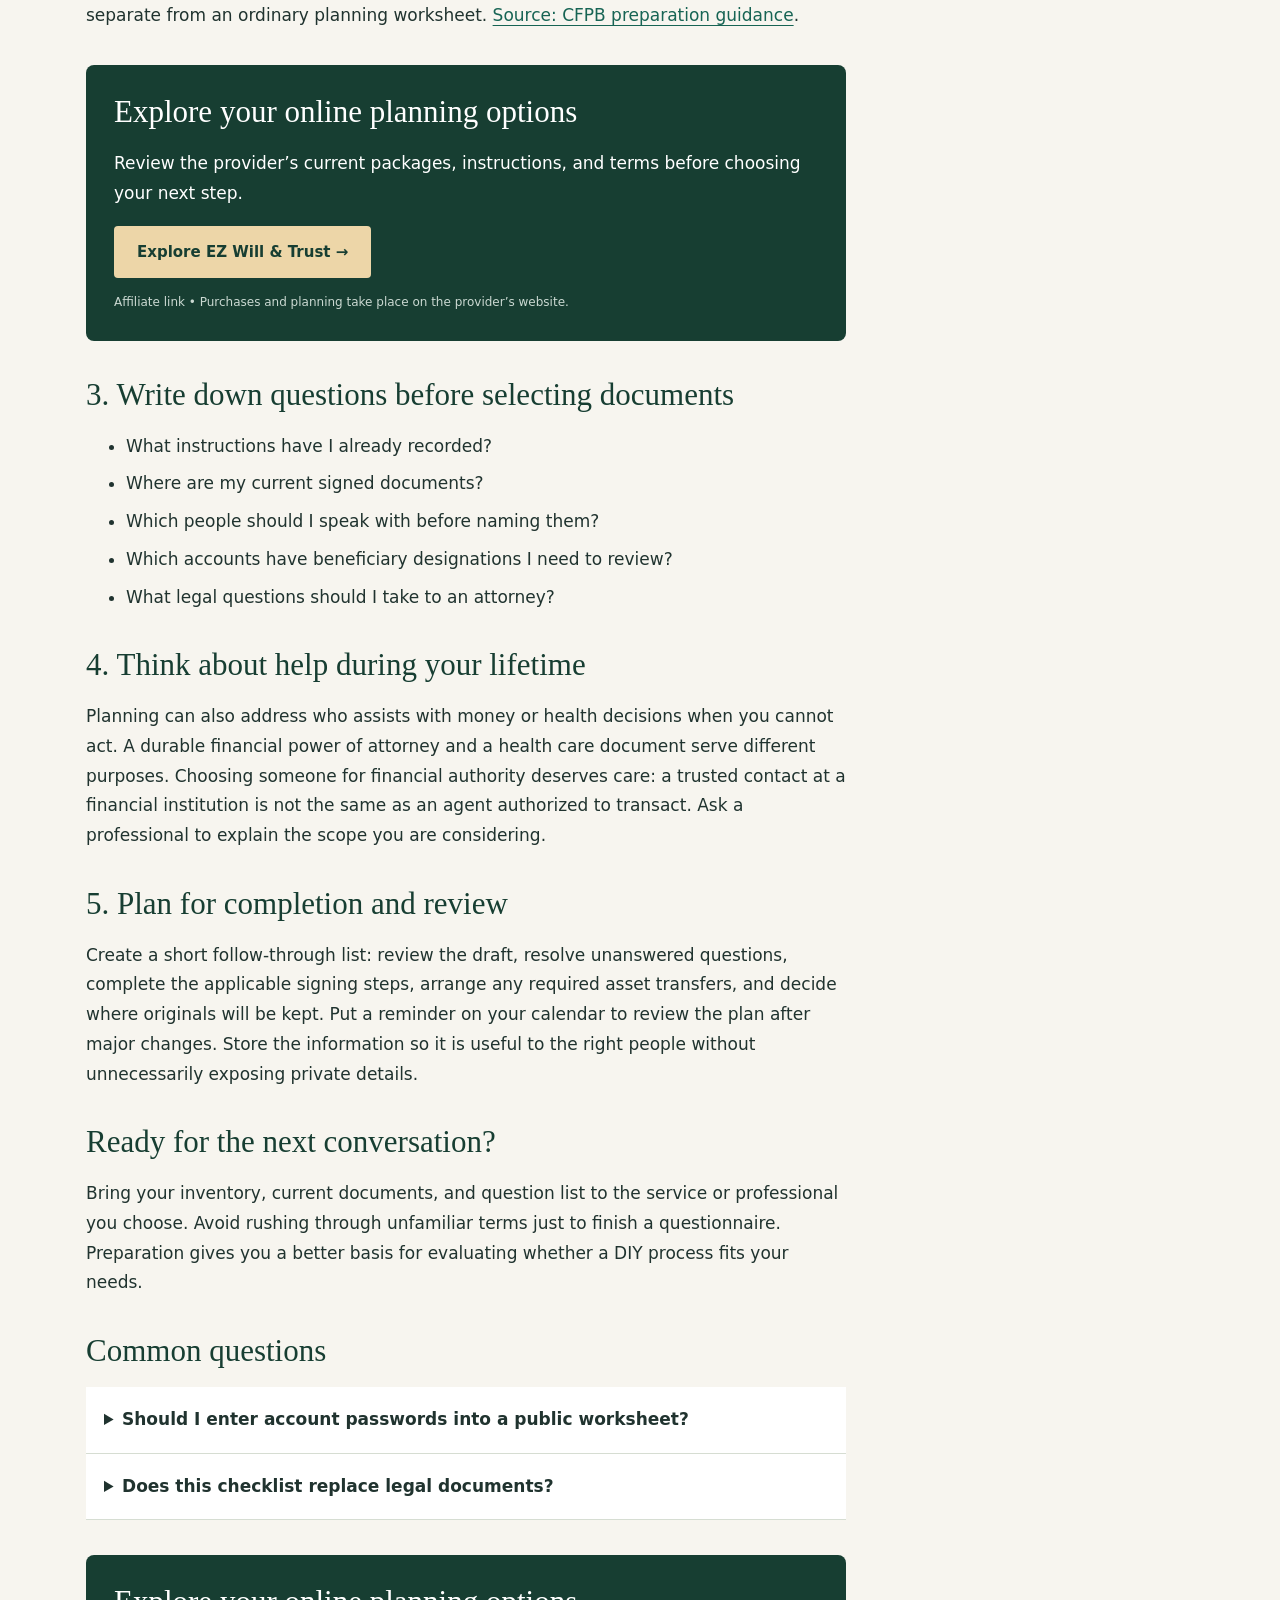
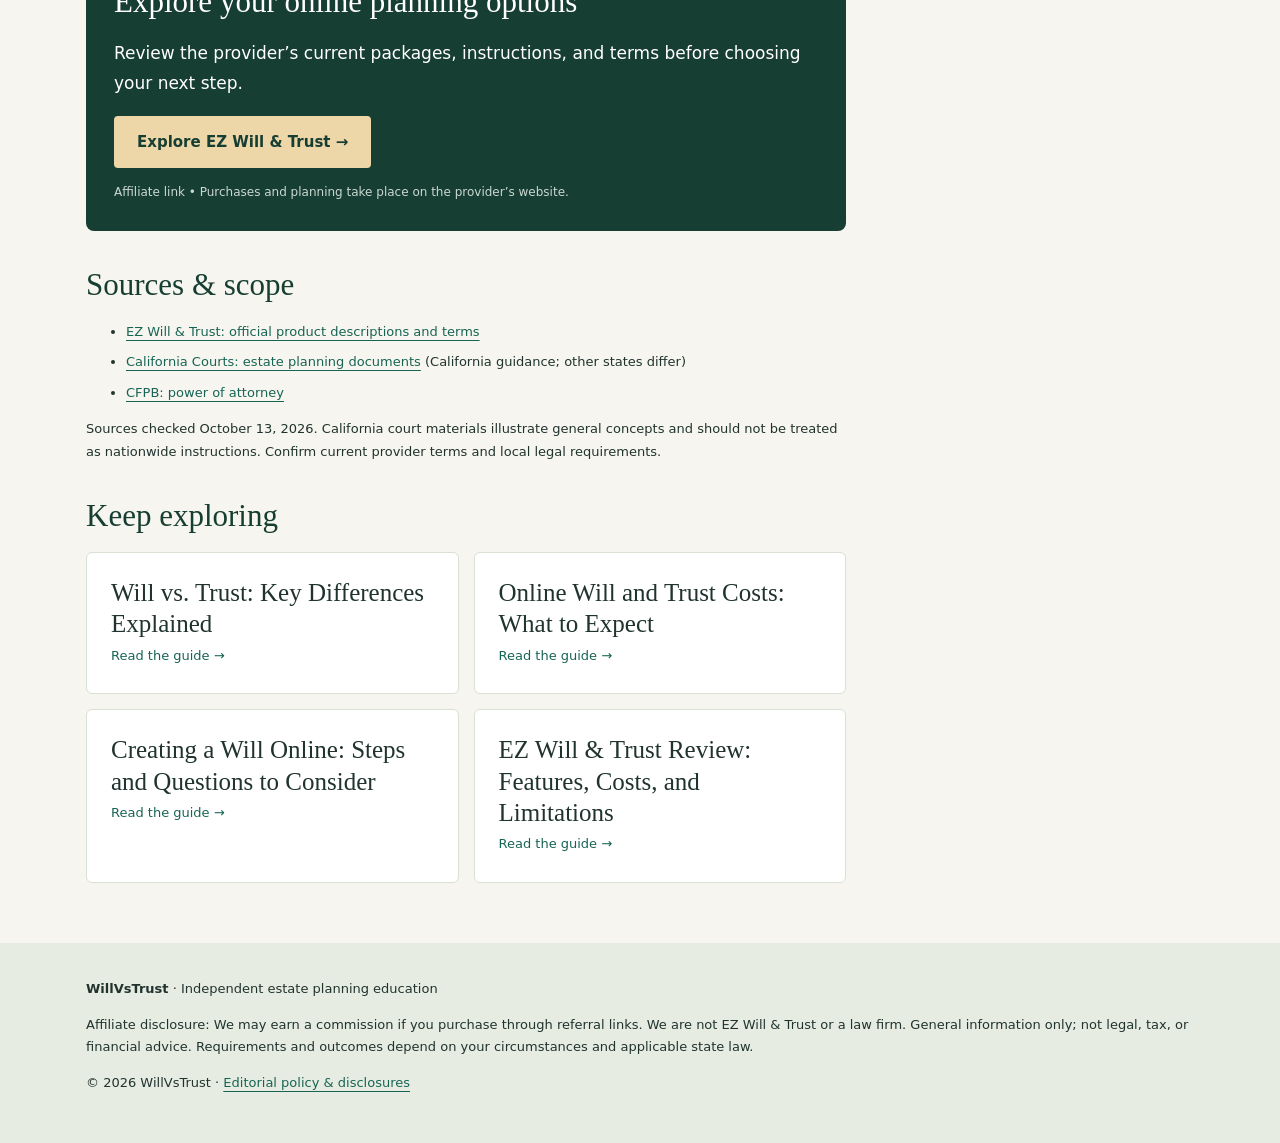
<file: estate-planning-checklist.html>
<!doctype html><html lang="en"><head><meta charset="utf-8"><meta name="viewport" content="width=device-width,initial-scale=1"><title>Estate Planning Checklist: What to Gather Before You Start | WillVsTrust</title><meta name="description" content="Use this practical preparation checklist to organize family details, assets, important contacts, and questions before creating estate planning documents."><meta name="robots" content="index,follow"><meta property="og:type" content="article"><meta property="og:title" content="Estate Planning Checklist: What to Gather Before You Start"><meta property="og:description" content="Use this practical preparation checklist to organize family details, assets, important contacts, and questions before creating estate planning documents."><meta property="og:site_name" content="WillVsTrust"><meta name="twitter:card" content="summary"><link rel="stylesheet" href="styles.css"><script type="application/ld+json">{"@context": "https://schema.org", "@type": "Article", "headline": "Estate Planning Checklist: What to Gather Before You Start", "description": "Use this practical preparation checklist to organize family details, assets, important contacts, and questions before creating estate planning documents.", "dateModified": "2026-10-13", "datePublished": "2026-10-13", "author": {"@type": "Organization", "name": "WillVsTrust"}, "publisher": {"@type": "Organization", "name": "WillVsTrust"}, "inLanguage": "en-US"}</script></head><body><a class="skip" href="#main">Skip to content</a><header><div class="wrap"><a class="brand" href="index.html">Will<span>Vs</span>Trust</a><nav aria-label="Main navigation"><a href="will-vs-trust.html">Will vs. trust</a><a href="estate-planning-checklist.html">Checklist</a><a href="index.html">All guides</a></nav></div></header><section class="hero"><div class="wrap"><div class="eyebrow">Planning guide / Estate planning basics</div><h1>Estate Planning Checklist: What to Gather Before You Start</h1><p class="dek">A little preparation makes the next step clearer.</p><p class="meta">By WillVsTrust · Updated October 13, 2026</p></div></section><main id="main" class="wrap layout"><article><p class="disclosure"><strong>Affiliate disclosure:</strong> We may earn a commission if you purchase through links on this page. This article is general education, not personalized legal advice.</p><nav class="toc" aria-label="In this article"><strong>In this guide</strong><ol><li><a href="#section-0">Use this as a preparation tool</a></li><li><a href="#section-1">1. List the people who matter</a></li><li><a href="#section-2">2. Make an inventory you can maintain</a></li><li><a href="#section-3">3. Write down questions before selecting documents</a></li><li><a href="#section-4">4. Think about help during your lifetime</a></li><li><a href="#section-5">5. Plan for completion and review</a></li><li><a href="#section-6">Ready for the next conversation?</a></li></ol></nav><section id="section-0"><h2>Use this as a preparation tool</h2><p>You do not need to make every legal decision before you organize your information. Start with what you know and keep a separate list of questions. This checklist helps you prepare for a conversation or questionnaire; completing it does not create a legal estate plan. Keep sensitive information in a secure place rather than sending it through an ordinary contact form.</p></section><section id="section-1"><h2>1. List the people who matter</h2><p>Gather correct names and contact details for family members and people you are considering for responsibilities. Note the questions you want to discuss with them. Would they be comfortable with the role? Do they have time to help? Who could be a backup? Separate your preferences from decisions you have not yet made.</p></section><section id="section-2"><h2>2. Make an inventory you can maintain</h2><p>List financial accounts, property, insurance, debts, retirement benefits, and professional contacts. Record where supporting documents are stored. The Consumer Financial Protection Bureau recommends organizing important financial information and making it accessible to trusted people when needed. Keep account credentials protected and separate from an ordinary planning worksheet. <a href="https://www.consumerfinance.gov/consumer-tools/educator-tools/resources-for-older-adults/financial-security-as-you-age/planning-for-diminished-capacity-and-illness/">Source: CFPB preparation guidance</a>.</p></section><section class="cta"><h2>Explore your online planning options</h2><p>Review the provider’s current packages, instructions, and terms before choosing your next step.</p><a class="button" href="https://ezwillandtrust.com/ref/delmorgan1971@hotmail.com/" rel="sponsored noopener">Explore EZ Will &amp; Trust →</a><small>Affiliate link • Purchases and planning take place on the provider’s website.</small></section><section id="section-3"><h2>3. Write down questions before selecting documents</h2><ul><li>What instructions have I already recorded?</li><li>Where are my current signed documents?</li><li>Which people should I speak with before naming them?</li><li>Which accounts have beneficiary designations I need to review?</li><li>What legal questions should I take to an attorney?</li></ul></section><section id="section-4"><h2>4. Think about help during your lifetime</h2><p>Planning can also address who assists with money or health decisions when you cannot act. A durable financial power of attorney and a health care document serve different purposes. Choosing someone for financial authority deserves care: a trusted contact at a financial institution is not the same as an agent authorized to transact. Ask a professional to explain the scope you are considering.</p></section><section id="section-5"><h2>5. Plan for completion and review</h2><p>Create a short follow-through list: review the draft, resolve unanswered questions, complete the applicable signing steps, arrange any required asset transfers, and decide where originals will be kept. Put a reminder on your calendar to review the plan after major changes. Store the information so it is useful to the right people without unnecessarily exposing private details.</p></section><section id="section-6"><h2>Ready for the next conversation?</h2><p>Bring your inventory, current documents, and question list to the service or professional you choose. Avoid rushing through unfamiliar terms just to finish a questionnaire. Preparation gives you a better basis for evaluating whether a DIY process fits your needs.</p></section><section><h2>Common questions</h2><details><summary>Should I enter account passwords into a public worksheet?</summary><p>No. Keep credentials secure and separate. This website does not collect your estate planning information.</p></details><details><summary>Does this checklist replace legal documents?</summary><p>No. It organizes information and questions; it does not create or execute documents.</p></details></section><section class="cta"><h2>Explore your online planning options</h2><p>Review the provider’s current packages, instructions, and terms before choosing your next step.</p><a class="button" href="https://ezwillandtrust.com/ref/delmorgan1971@hotmail.com/" rel="sponsored noopener">Explore EZ Will &amp; Trust →</a><small>Affiliate link • Purchases and planning take place on the provider’s website.</small></section><section class="sources"><h2>Sources &amp; scope</h2><ul><li><a href="https://ezwillandtrust.com/">EZ Will &amp; Trust: official product descriptions and terms</a></li><li><a href="https://selfhelp.courts.ca.gov/wills-estates-probate/legal-documents">California Courts: estate planning documents</a> (California guidance; other states differ)</li><li><a href="https://www.consumerfinance.gov/ask-cfpb/what-is-a-power-of-attorney-poa-en-1149/">CFPB: power of attorney</a></li></ul><p>Sources checked October 13, 2026. California court materials illustrate general concepts and should not be treated as nationwide instructions. Confirm current provider terms and local legal requirements.</p></section><section><h2>Keep exploring</h2><div class="related"><a class="card" href="will-vs-trust.html"><strong>Will vs. Trust: Key Differences Explained</strong><span>Read the guide →</span></a><a class="card" href="online-will-trust-costs.html"><strong>Online Will and Trust Costs: What to Expect</strong><span>Read the guide →</span></a><a class="card" href="create-a-will-online.html"><strong>Creating a Will Online: Steps and Questions to Consider</strong><span>Read the guide →</span></a><a class="card" href="ez-will-trust-review.html"><strong>EZ Will & Trust Review: Features, Costs, and Limitations</strong><span>Read the guide →</span></a></div></section></article><aside><div class="asidebox"><div class="eyebrow">Before you choose</div><h3>Get the full picture.</h3><p>Compare the document, the service, and the work needed to complete your plan.</p><a href="online-will-trust-costs.html">Understand costs →</a><a href="estate-planning-checklist.html">Prepare your information →</a></div></aside></main><footer><div class="wrap"><strong>WillVsTrust</strong> · Independent estate planning education<p>Affiliate disclosure: We may earn a commission if you purchase through referral links. We are not EZ Will &amp; Trust or a law firm. General information only; not legal, tax, or financial advice. Requirements and outcomes depend on your circumstances and applicable state law.</p><p>© 2026 WillVsTrust · <a href="editorial-policy.html">Editorial policy &amp; disclosures</a></p></div></footer></body></html>
</file>
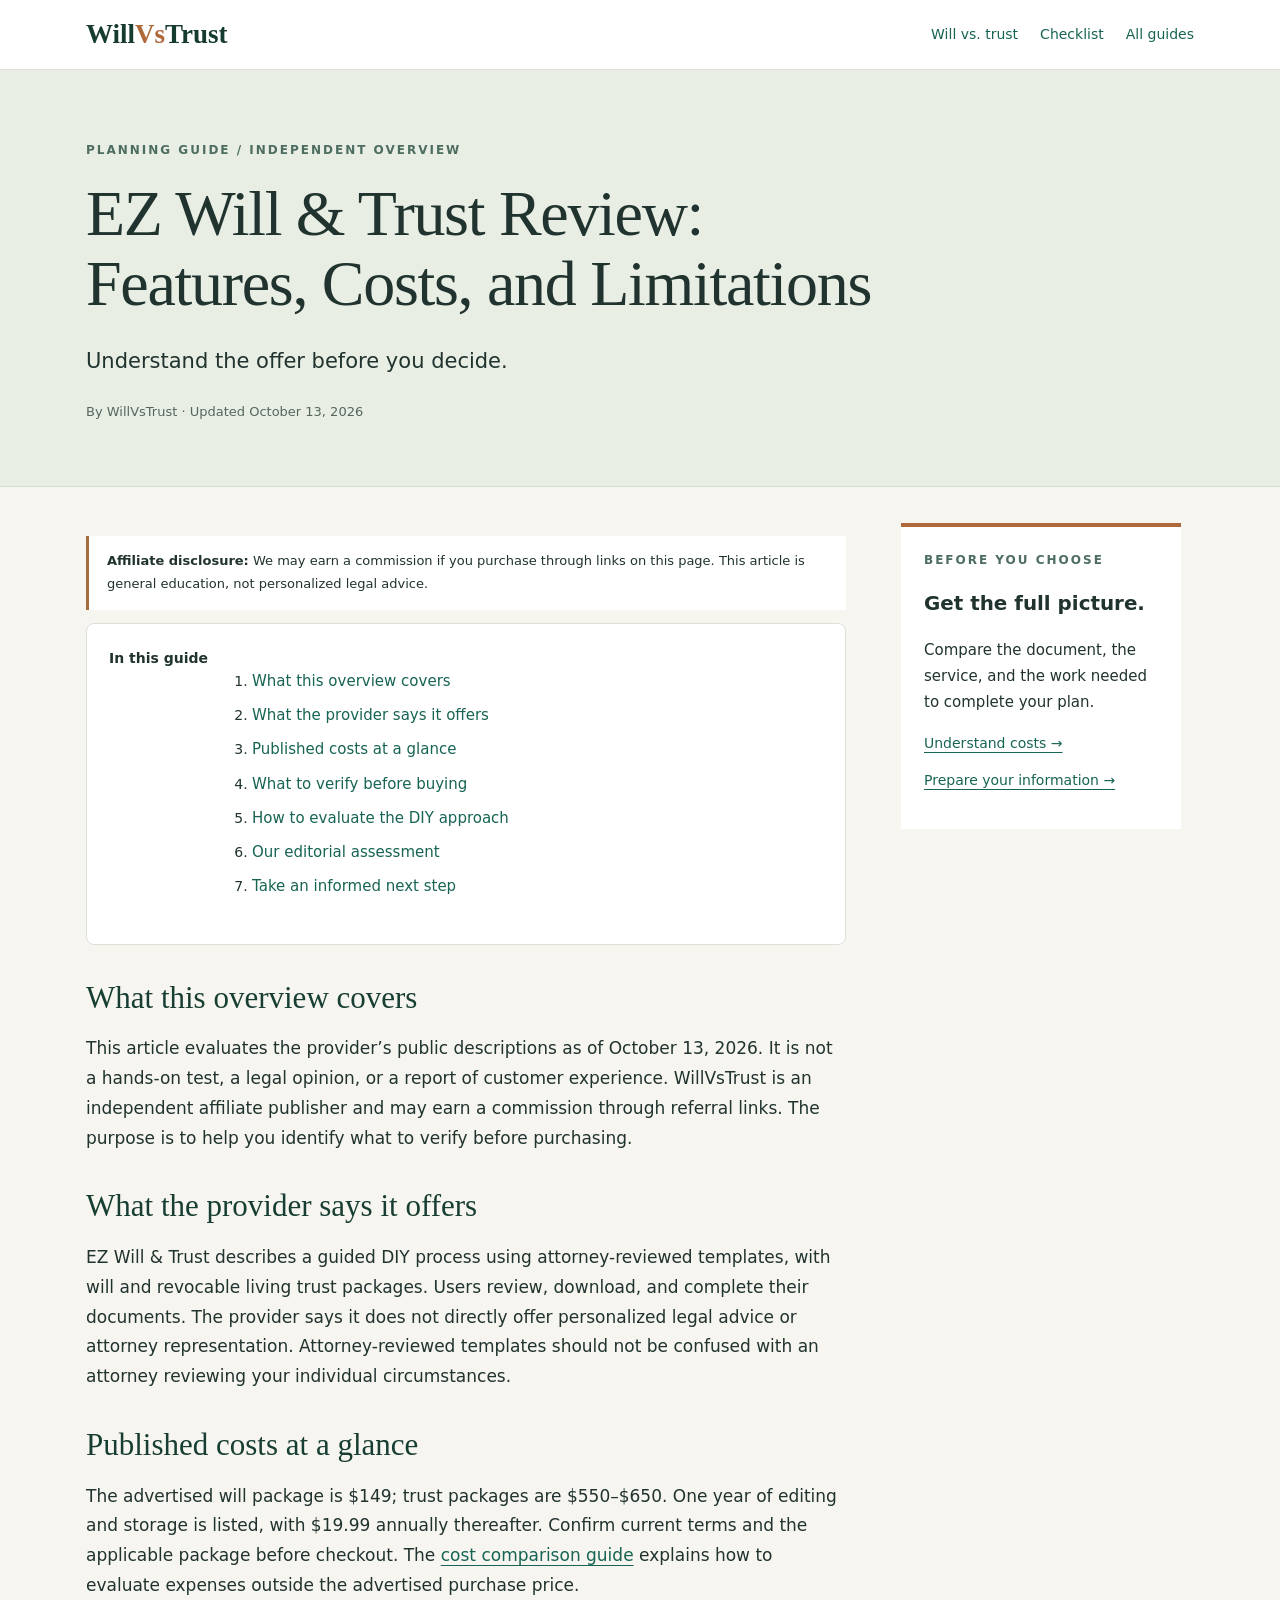
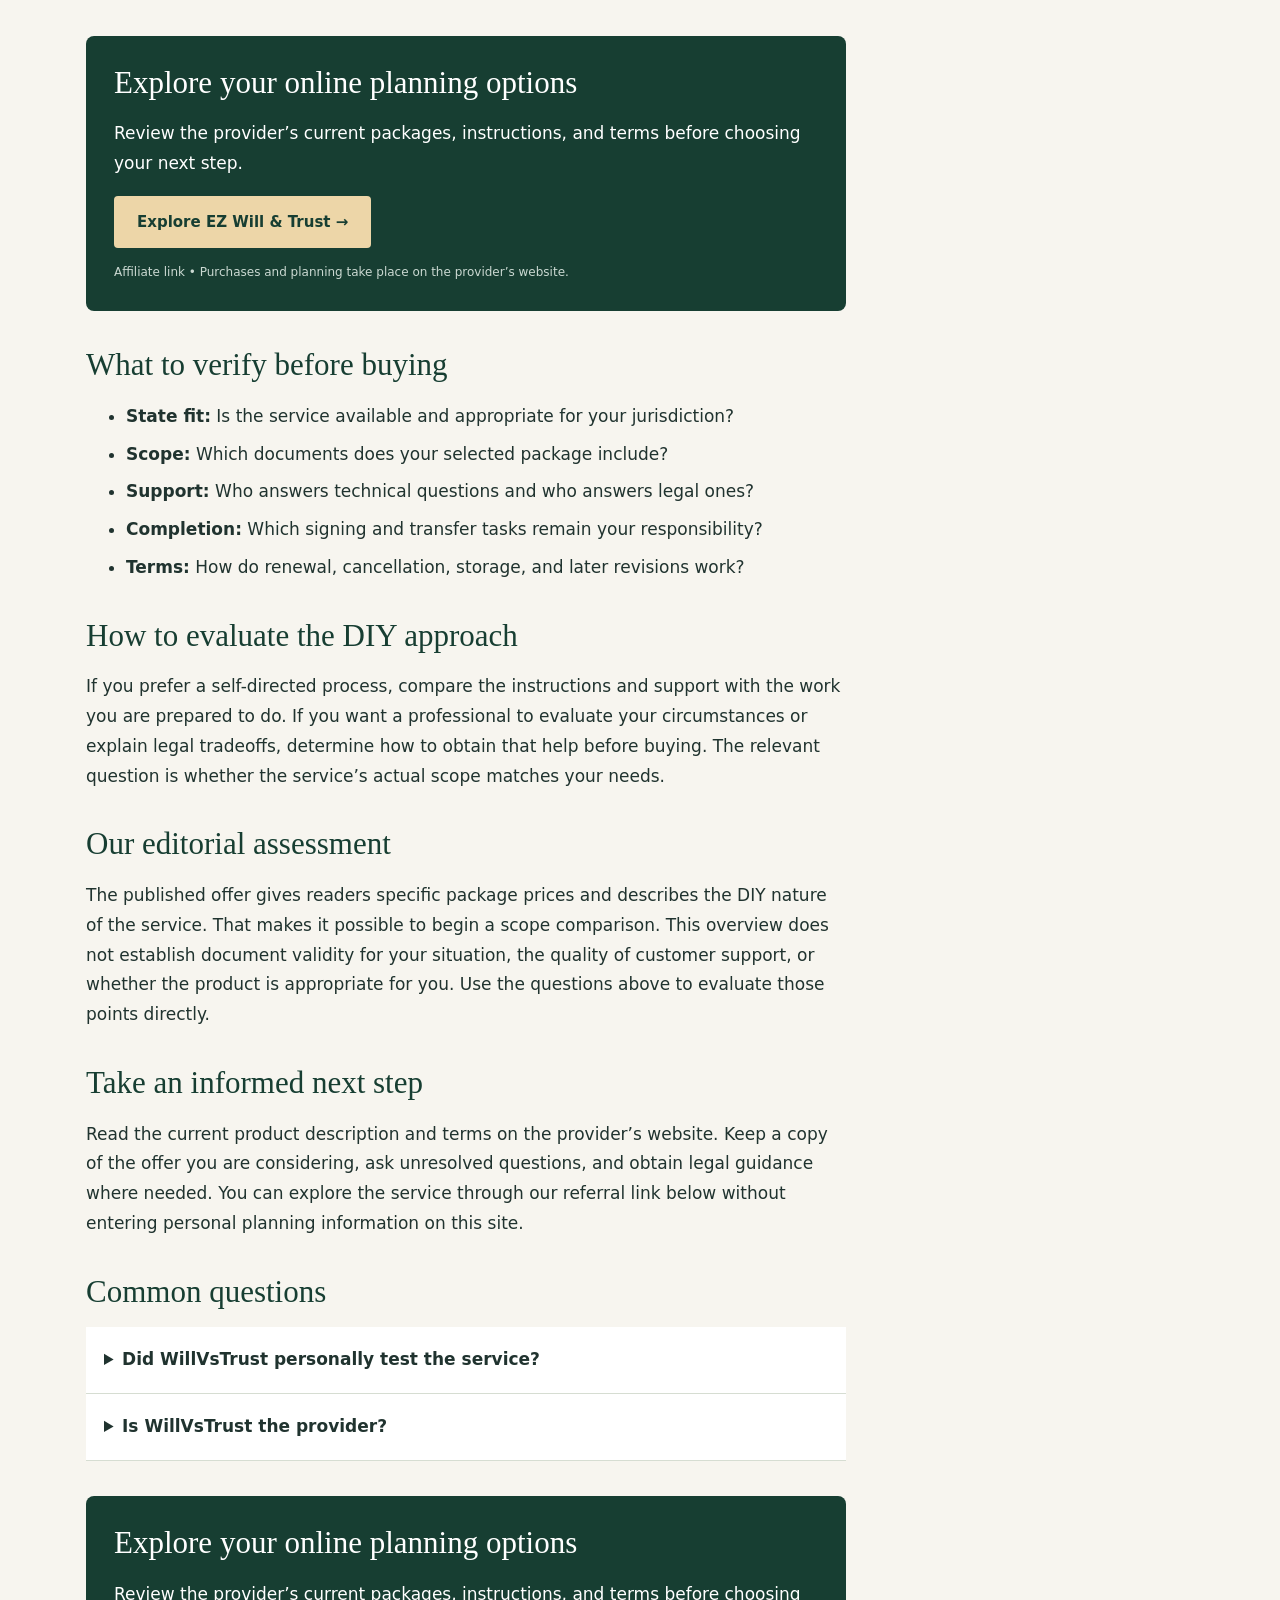
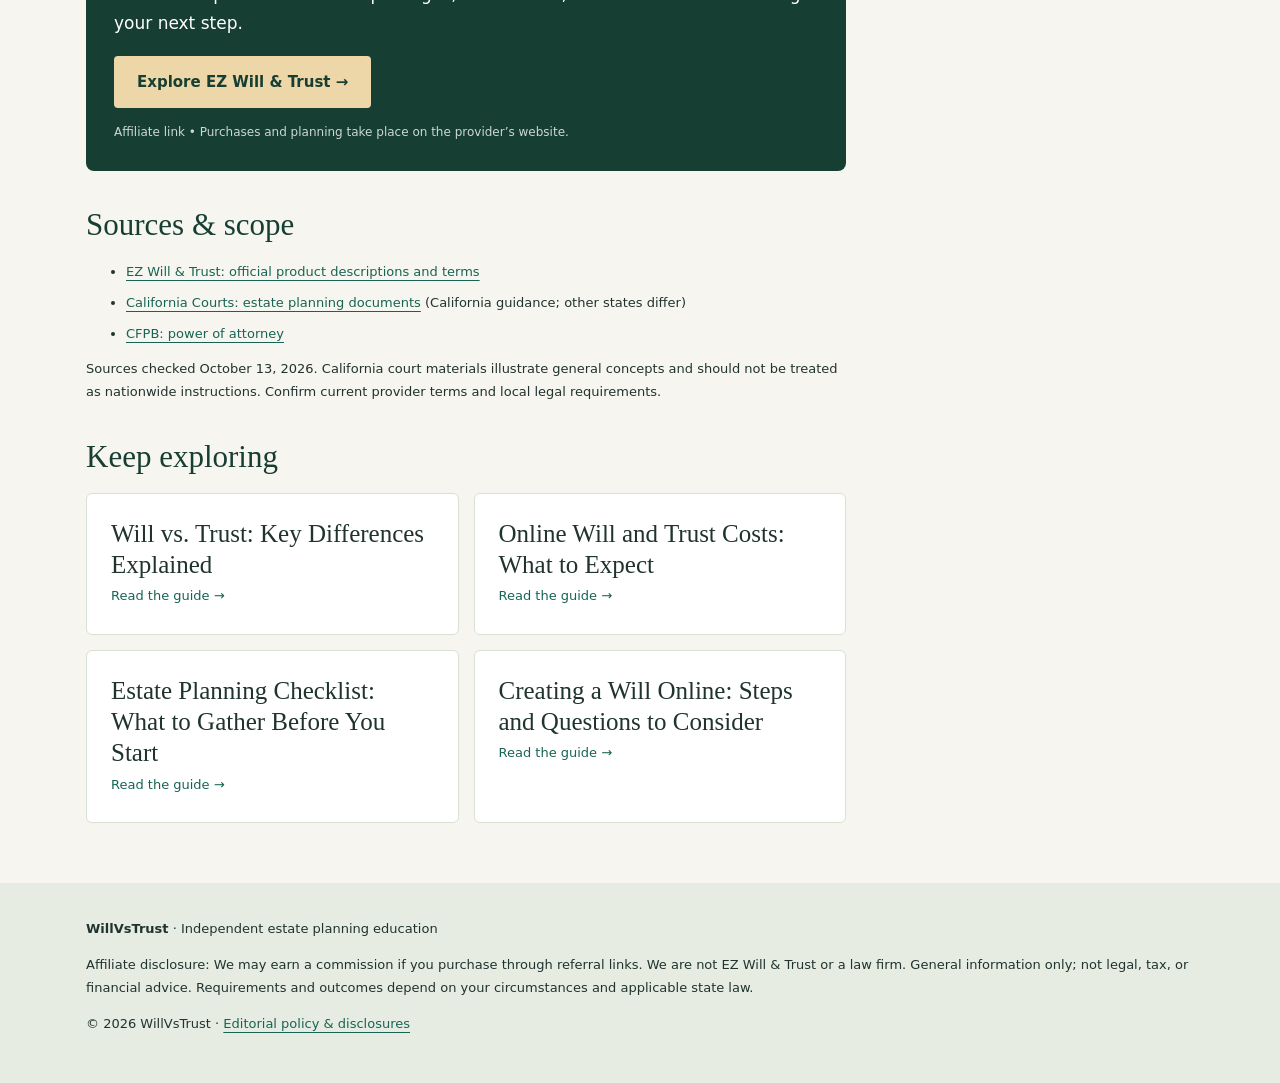
<file: ez-will-trust-review.html>
<!doctype html><html lang="en"><head><meta charset="utf-8"><meta name="viewport" content="width=device-width,initial-scale=1"><title>EZ Will &amp; Trust Review: Features, Costs, and Limitations | WillVsTrust</title><meta name="description" content="An independent affiliate overview of EZ Will &amp; Trust’s published features, advertised prices, and questions to ask before choosing a DIY estate planning service."><meta name="robots" content="index,follow"><meta property="og:type" content="article"><meta property="og:title" content="EZ Will &amp; Trust Review: Features, Costs, and Limitations"><meta property="og:description" content="An independent affiliate overview of EZ Will &amp; Trust’s published features, advertised prices, and questions to ask before choosing a DIY estate planning service."><meta property="og:site_name" content="WillVsTrust"><meta name="twitter:card" content="summary"><link rel="stylesheet" href="styles.css"><script type="application/ld+json">{"@context": "https://schema.org", "@type": "Article", "headline": "EZ Will & Trust Review: Features, Costs, and Limitations", "description": "An independent affiliate overview of EZ Will & Trust\u2019s published features, advertised prices, and questions to ask before choosing a DIY estate planning service.", "dateModified": "2026-10-13", "datePublished": "2026-10-13", "author": {"@type": "Organization", "name": "WillVsTrust"}, "publisher": {"@type": "Organization", "name": "WillVsTrust"}, "inLanguage": "en-US"}</script></head><body><a class="skip" href="#main">Skip to content</a><header><div class="wrap"><a class="brand" href="index.html">Will<span>Vs</span>Trust</a><nav aria-label="Main navigation"><a href="will-vs-trust.html">Will vs. trust</a><a href="estate-planning-checklist.html">Checklist</a><a href="index.html">All guides</a></nav></div></header><section class="hero"><div class="wrap"><div class="eyebrow">Planning guide / Independent overview</div><h1>EZ Will & Trust Review: Features, Costs, and Limitations</h1><p class="dek">Understand the offer before you decide.</p><p class="meta">By WillVsTrust · Updated October 13, 2026</p></div></section><main id="main" class="wrap layout"><article><p class="disclosure"><strong>Affiliate disclosure:</strong> We may earn a commission if you purchase through links on this page. This article is general education, not personalized legal advice.</p><nav class="toc" aria-label="In this article"><strong>In this guide</strong><ol><li><a href="#section-0">What this overview covers</a></li><li><a href="#section-1">What the provider says it offers</a></li><li><a href="#section-2">Published costs at a glance</a></li><li><a href="#section-3">What to verify before buying</a></li><li><a href="#section-4">How to evaluate the DIY approach</a></li><li><a href="#section-5">Our editorial assessment</a></li><li><a href="#section-6">Take an informed next step</a></li></ol></nav><section id="section-0"><h2>What this overview covers</h2><p>This article evaluates the provider’s public descriptions as of October 13, 2026. It is not a hands-on test, a legal opinion, or a report of customer experience. WillVsTrust is an independent affiliate publisher and may earn a commission through referral links. The purpose is to help you identify what to verify before purchasing.</p></section><section id="section-1"><h2>What the provider says it offers</h2><p>EZ Will & Trust describes a guided DIY process using attorney-reviewed templates, with will and revocable living trust packages. Users review, download, and complete their documents. The provider says it does not directly offer personalized legal advice or attorney representation. Attorney-reviewed templates should not be confused with an attorney reviewing your individual circumstances.</p></section><section id="section-2"><h2>Published costs at a glance</h2><p>The advertised will package is $149; trust packages are $550–$650. One year of editing and storage is listed, with $19.99 annually thereafter. Confirm current terms and the applicable package before checkout. The <a href="online-will-trust-costs.html">cost comparison guide</a> explains how to evaluate expenses outside the advertised purchase price.</p></section><section class="cta"><h2>Explore your online planning options</h2><p>Review the provider’s current packages, instructions, and terms before choosing your next step.</p><a class="button" href="https://ezwillandtrust.com/ref/delmorgan1971@hotmail.com/" rel="sponsored noopener">Explore EZ Will &amp; Trust →</a><small>Affiliate link • Purchases and planning take place on the provider’s website.</small></section><section id="section-3"><h2>What to verify before buying</h2><ul><li><strong>State fit:</strong> Is the service available and appropriate for your jurisdiction?</li><li><strong>Scope:</strong> Which documents does your selected package include?</li><li><strong>Support:</strong> Who answers technical questions and who answers legal ones?</li><li><strong>Completion:</strong> Which signing and transfer tasks remain your responsibility?</li><li><strong>Terms:</strong> How do renewal, cancellation, storage, and later revisions work?</li></ul></section><section id="section-4"><h2>How to evaluate the DIY approach</h2><p>If you prefer a self-directed process, compare the instructions and support with the work you are prepared to do. If you want a professional to evaluate your circumstances or explain legal tradeoffs, determine how to obtain that help before buying. The relevant question is whether the service’s actual scope matches your needs.</p></section><section id="section-5"><h2>Our editorial assessment</h2><p>The published offer gives readers specific package prices and describes the DIY nature of the service. That makes it possible to begin a scope comparison. This overview does not establish document validity for your situation, the quality of customer support, or whether the product is appropriate for you. Use the questions above to evaluate those points directly.</p></section><section id="section-6"><h2>Take an informed next step</h2><p>Read the current product description and terms on the provider’s website. Keep a copy of the offer you are considering, ask unresolved questions, and obtain legal guidance where needed. You can explore the service through our referral link below without entering personal planning information on this site.</p></section><section><h2>Common questions</h2><details><summary>Did WillVsTrust personally test the service?</summary><p>No. This overview is based on published information and does not claim hands-on testing.</p></details><details><summary>Is WillVsTrust the provider?</summary><p>No. It is an independent affiliate publisher. Purchases and document preparation occur on the provider’s website.</p></details></section><section class="cta"><h2>Explore your online planning options</h2><p>Review the provider’s current packages, instructions, and terms before choosing your next step.</p><a class="button" href="https://ezwillandtrust.com/ref/delmorgan1971@hotmail.com/" rel="sponsored noopener">Explore EZ Will &amp; Trust →</a><small>Affiliate link • Purchases and planning take place on the provider’s website.</small></section><section class="sources"><h2>Sources &amp; scope</h2><ul><li><a href="https://ezwillandtrust.com/">EZ Will &amp; Trust: official product descriptions and terms</a></li><li><a href="https://selfhelp.courts.ca.gov/wills-estates-probate/legal-documents">California Courts: estate planning documents</a> (California guidance; other states differ)</li><li><a href="https://www.consumerfinance.gov/ask-cfpb/what-is-a-power-of-attorney-poa-en-1149/">CFPB: power of attorney</a></li></ul><p>Sources checked October 13, 2026. California court materials illustrate general concepts and should not be treated as nationwide instructions. Confirm current provider terms and local legal requirements.</p></section><section><h2>Keep exploring</h2><div class="related"><a class="card" href="will-vs-trust.html"><strong>Will vs. Trust: Key Differences Explained</strong><span>Read the guide →</span></a><a class="card" href="online-will-trust-costs.html"><strong>Online Will and Trust Costs: What to Expect</strong><span>Read the guide →</span></a><a class="card" href="estate-planning-checklist.html"><strong>Estate Planning Checklist: What to Gather Before You Start</strong><span>Read the guide →</span></a><a class="card" href="create-a-will-online.html"><strong>Creating a Will Online: Steps and Questions to Consider</strong><span>Read the guide →</span></a></div></section></article><aside><div class="asidebox"><div class="eyebrow">Before you choose</div><h3>Get the full picture.</h3><p>Compare the document, the service, and the work needed to complete your plan.</p><a href="online-will-trust-costs.html">Understand costs →</a><a href="estate-planning-checklist.html">Prepare your information →</a></div></aside></main><footer><div class="wrap"><strong>WillVsTrust</strong> · Independent estate planning education<p>Affiliate disclosure: We may earn a commission if you purchase through referral links. We are not EZ Will &amp; Trust or a law firm. General information only; not legal, tax, or financial advice. Requirements and outcomes depend on your circumstances and applicable state law.</p><p>© 2026 WillVsTrust · <a href="editorial-policy.html">Editorial policy &amp; disclosures</a></p></div></footer></body></html>
</file>
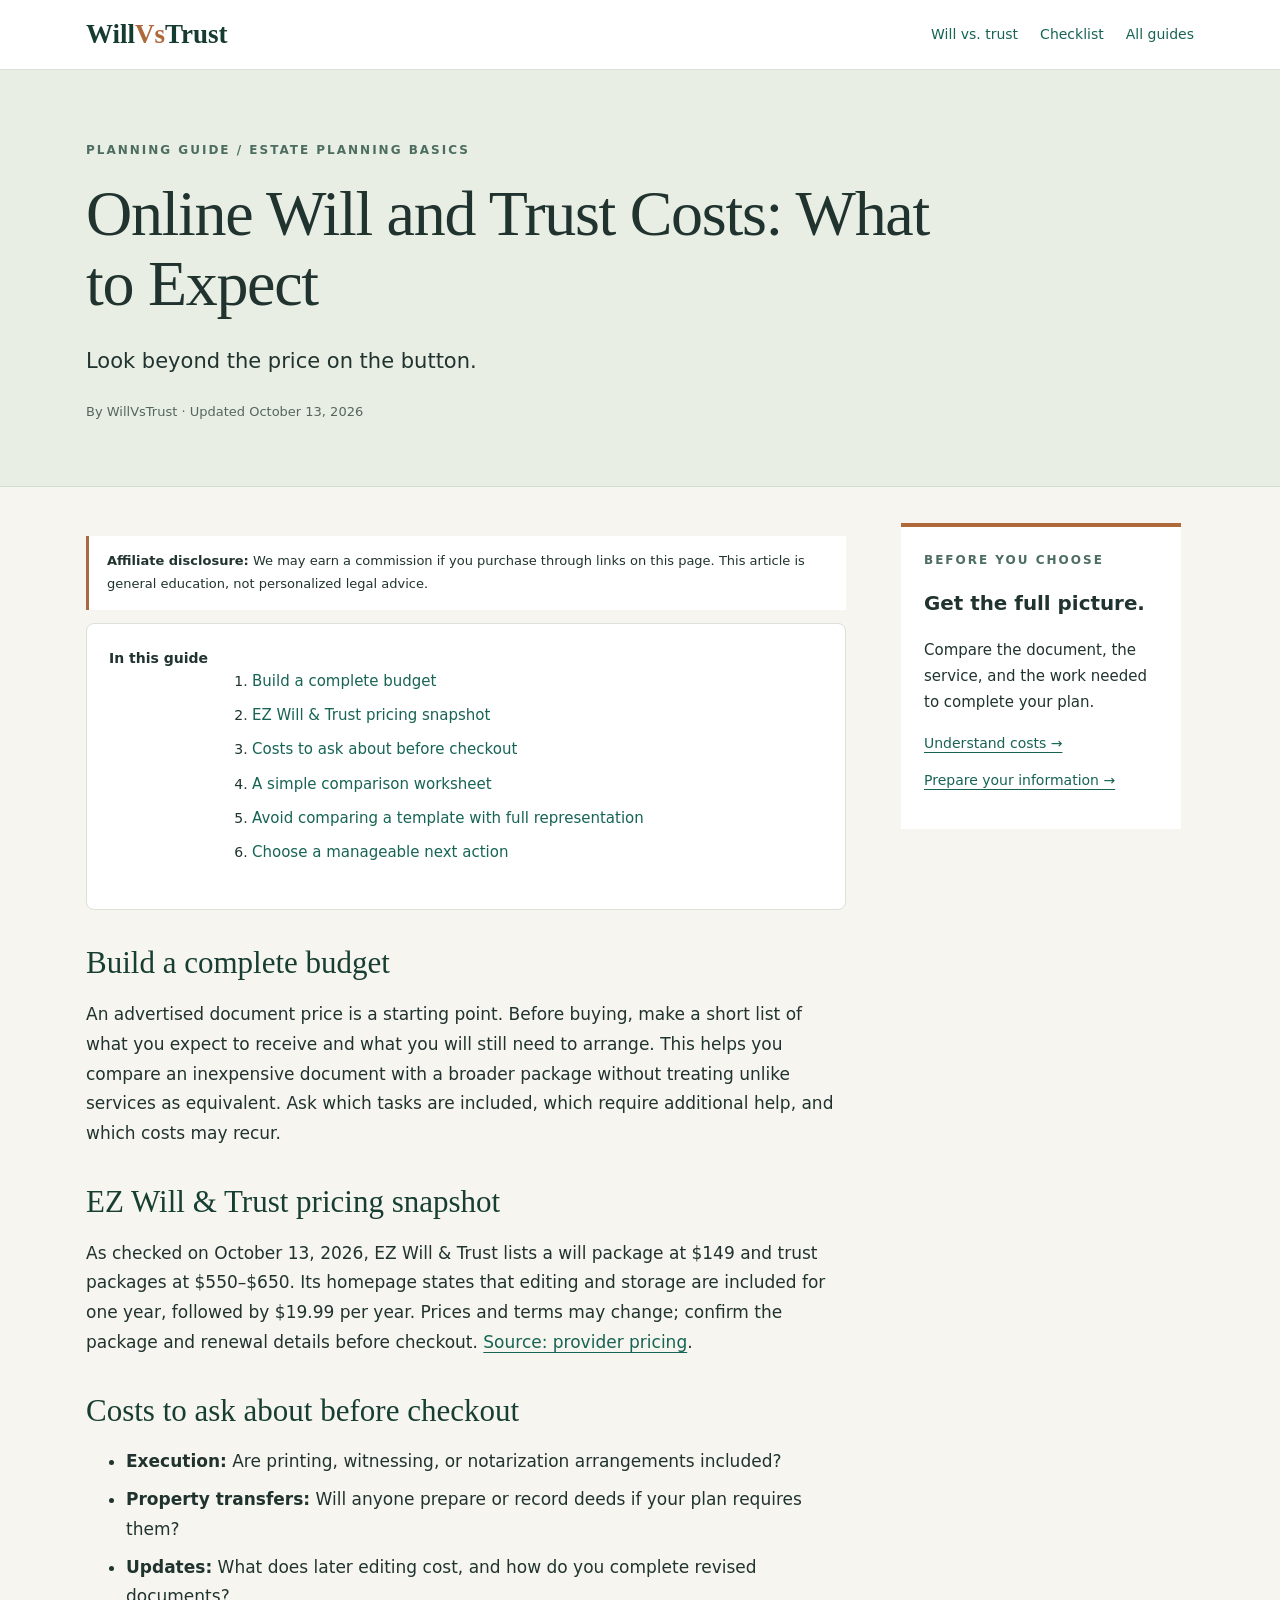
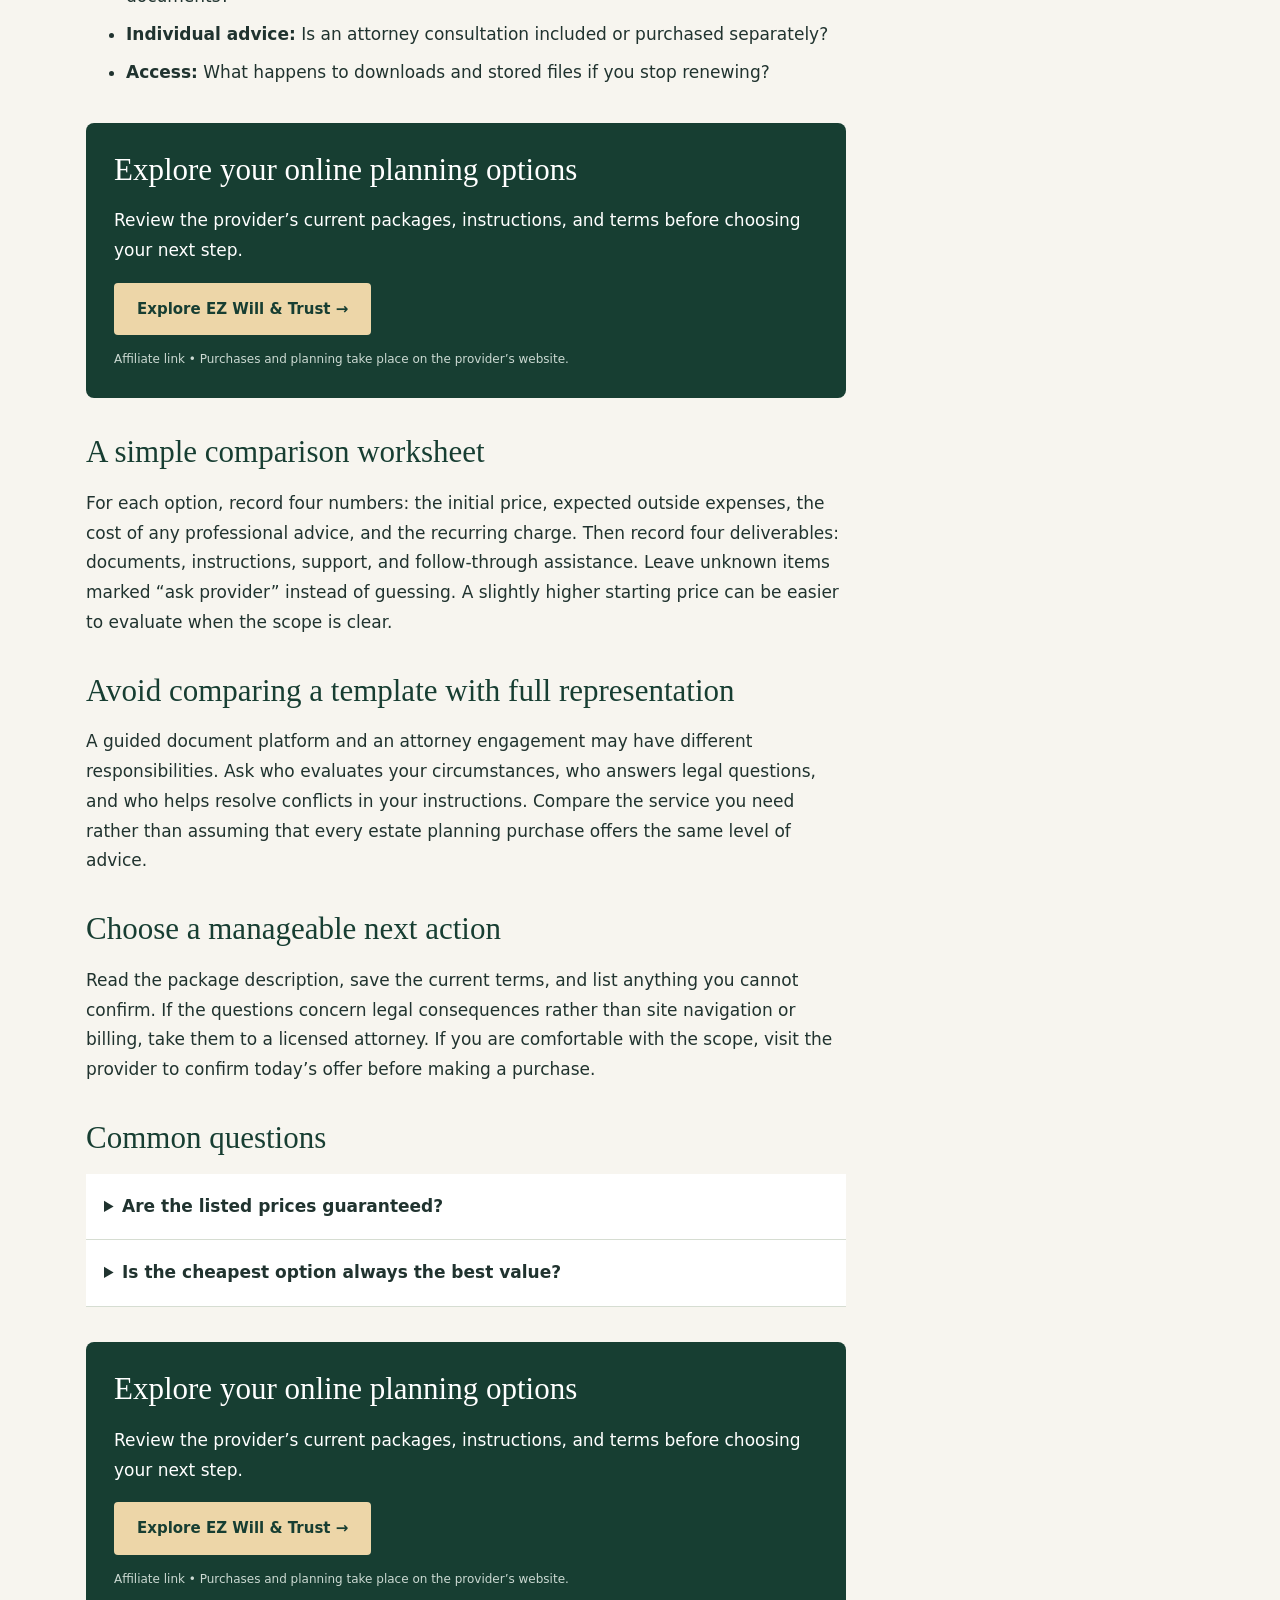
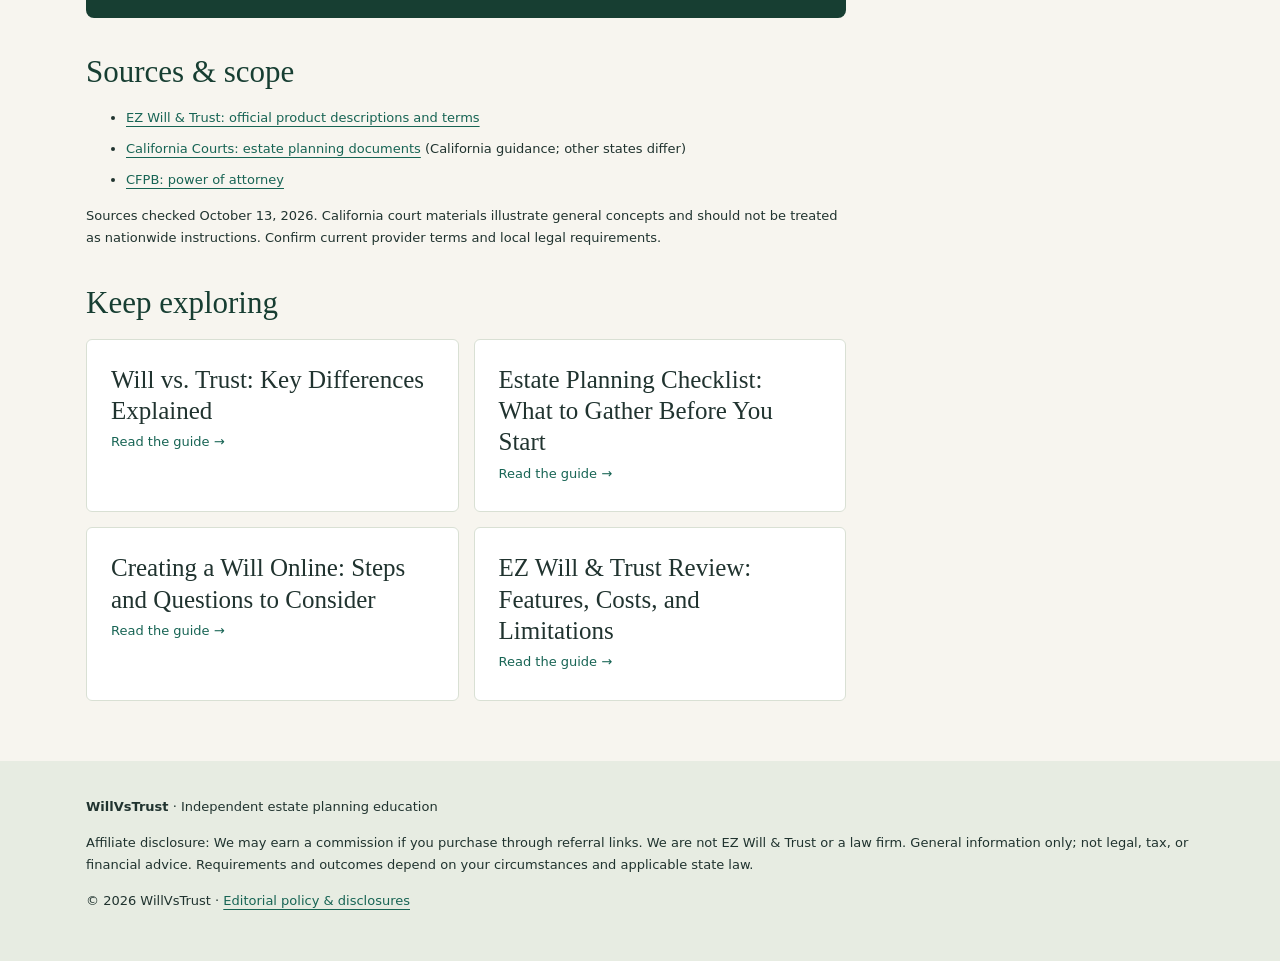
<file: online-will-trust-costs.html>
<!doctype html><html lang="en"><head><meta charset="utf-8"><meta name="viewport" content="width=device-width,initial-scale=1"><title>Online Will and Trust Costs: What to Expect | WillVsTrust</title><meta name="description" content="Compare advertised online estate planning prices and budget for execution, ongoing access, asset transfers, and professional guidance."><meta name="robots" content="index,follow"><meta property="og:type" content="article"><meta property="og:title" content="Online Will and Trust Costs: What to Expect"><meta property="og:description" content="Compare advertised online estate planning prices and budget for execution, ongoing access, asset transfers, and professional guidance."><meta property="og:site_name" content="WillVsTrust"><meta name="twitter:card" content="summary"><link rel="stylesheet" href="styles.css"><script type="application/ld+json">{"@context": "https://schema.org", "@type": "Article", "headline": "Online Will and Trust Costs: What to Expect", "description": "Compare advertised online estate planning prices and budget for execution, ongoing access, asset transfers, and professional guidance.", "dateModified": "2026-10-13", "datePublished": "2026-10-13", "author": {"@type": "Organization", "name": "WillVsTrust"}, "publisher": {"@type": "Organization", "name": "WillVsTrust"}, "inLanguage": "en-US"}</script></head><body><a class="skip" href="#main">Skip to content</a><header><div class="wrap"><a class="brand" href="index.html">Will<span>Vs</span>Trust</a><nav aria-label="Main navigation"><a href="will-vs-trust.html">Will vs. trust</a><a href="estate-planning-checklist.html">Checklist</a><a href="index.html">All guides</a></nav></div></header><section class="hero"><div class="wrap"><div class="eyebrow">Planning guide / Estate planning basics</div><h1>Online Will and Trust Costs: What to Expect</h1><p class="dek">Look beyond the price on the button.</p><p class="meta">By WillVsTrust · Updated October 13, 2026</p></div></section><main id="main" class="wrap layout"><article><p class="disclosure"><strong>Affiliate disclosure:</strong> We may earn a commission if you purchase through links on this page. This article is general education, not personalized legal advice.</p><nav class="toc" aria-label="In this article"><strong>In this guide</strong><ol><li><a href="#section-0">Build a complete budget</a></li><li><a href="#section-1">EZ Will &amp; Trust pricing snapshot</a></li><li><a href="#section-2">Costs to ask about before checkout</a></li><li><a href="#section-3">A simple comparison worksheet</a></li><li><a href="#section-4">Avoid comparing a template with full representation</a></li><li><a href="#section-5">Choose a manageable next action</a></li></ol></nav><section id="section-0"><h2>Build a complete budget</h2><p>An advertised document price is a starting point. Before buying, make a short list of what you expect to receive and what you will still need to arrange. This helps you compare an inexpensive document with a broader package without treating unlike services as equivalent. Ask which tasks are included, which require additional help, and which costs may recur.</p></section><section id="section-1"><h2>EZ Will & Trust pricing snapshot</h2><p>As checked on October 13, 2026, EZ Will & Trust lists a will package at $149 and trust packages at $550–$650. Its homepage states that editing and storage are included for one year, followed by $19.99 per year. Prices and terms may change; confirm the package and renewal details before checkout. <a href="https://ezwillandtrust.com/">Source: provider pricing</a>.</p></section><section id="section-2"><h2>Costs to ask about before checkout</h2><ul><li><strong>Execution:</strong> Are printing, witnessing, or notarization arrangements included?</li><li><strong>Property transfers:</strong> Will anyone prepare or record deeds if your plan requires them?</li><li><strong>Updates:</strong> What does later editing cost, and how do you complete revised documents?</li><li><strong>Individual advice:</strong> Is an attorney consultation included or purchased separately?</li><li><strong>Access:</strong> What happens to downloads and stored files if you stop renewing?</li></ul></section><section class="cta"><h2>Explore your online planning options</h2><p>Review the provider’s current packages, instructions, and terms before choosing your next step.</p><a class="button" href="https://ezwillandtrust.com/ref/delmorgan1971@hotmail.com/" rel="sponsored noopener">Explore EZ Will &amp; Trust →</a><small>Affiliate link • Purchases and planning take place on the provider’s website.</small></section><section id="section-3"><h2>A simple comparison worksheet</h2><p>For each option, record four numbers: the initial price, expected outside expenses, the cost of any professional advice, and the recurring charge. Then record four deliverables: documents, instructions, support, and follow-through assistance. Leave unknown items marked “ask provider” instead of guessing. A slightly higher starting price can be easier to evaluate when the scope is clear.</p></section><section id="section-4"><h2>Avoid comparing a template with full representation</h2><p>A guided document platform and an attorney engagement may have different responsibilities. Ask who evaluates your circumstances, who answers legal questions, and who helps resolve conflicts in your instructions. Compare the service you need rather than assuming that every estate planning purchase offers the same level of advice.</p></section><section id="section-5"><h2>Choose a manageable next action</h2><p>Read the package description, save the current terms, and list anything you cannot confirm. If the questions concern legal consequences rather than site navigation or billing, take them to a licensed attorney. If you are comfortable with the scope, visit the provider to confirm today’s offer before making a purchase.</p></section><section><h2>Common questions</h2><details><summary>Are the listed prices guaranteed?</summary><p>No. This is a dated snapshot. The provider’s current checkout and terms control.</p></details><details><summary>Is the cheapest option always the best value?</summary><p>No. Compare scope, outside expenses, support, and the work you will need to complete yourself.</p></details></section><section class="cta"><h2>Explore your online planning options</h2><p>Review the provider’s current packages, instructions, and terms before choosing your next step.</p><a class="button" href="https://ezwillandtrust.com/ref/delmorgan1971@hotmail.com/" rel="sponsored noopener">Explore EZ Will &amp; Trust →</a><small>Affiliate link • Purchases and planning take place on the provider’s website.</small></section><section class="sources"><h2>Sources &amp; scope</h2><ul><li><a href="https://ezwillandtrust.com/">EZ Will &amp; Trust: official product descriptions and terms</a></li><li><a href="https://selfhelp.courts.ca.gov/wills-estates-probate/legal-documents">California Courts: estate planning documents</a> (California guidance; other states differ)</li><li><a href="https://www.consumerfinance.gov/ask-cfpb/what-is-a-power-of-attorney-poa-en-1149/">CFPB: power of attorney</a></li></ul><p>Sources checked October 13, 2026. California court materials illustrate general concepts and should not be treated as nationwide instructions. Confirm current provider terms and local legal requirements.</p></section><section><h2>Keep exploring</h2><div class="related"><a class="card" href="will-vs-trust.html"><strong>Will vs. Trust: Key Differences Explained</strong><span>Read the guide →</span></a><a class="card" href="estate-planning-checklist.html"><strong>Estate Planning Checklist: What to Gather Before You Start</strong><span>Read the guide →</span></a><a class="card" href="create-a-will-online.html"><strong>Creating a Will Online: Steps and Questions to Consider</strong><span>Read the guide →</span></a><a class="card" href="ez-will-trust-review.html"><strong>EZ Will & Trust Review: Features, Costs, and Limitations</strong><span>Read the guide →</span></a></div></section></article><aside><div class="asidebox"><div class="eyebrow">Before you choose</div><h3>Get the full picture.</h3><p>Compare the document, the service, and the work needed to complete your plan.</p><a href="online-will-trust-costs.html">Understand costs →</a><a href="estate-planning-checklist.html">Prepare your information →</a></div></aside></main><footer><div class="wrap"><strong>WillVsTrust</strong> · Independent estate planning education<p>Affiliate disclosure: We may earn a commission if you purchase through referral links. We are not EZ Will &amp; Trust or a law firm. General information only; not legal, tax, or financial advice. Requirements and outcomes depend on your circumstances and applicable state law.</p><p>© 2026 WillVsTrust · <a href="editorial-policy.html">Editorial policy &amp; disclosures</a></p></div></footer></body></html>
</file>
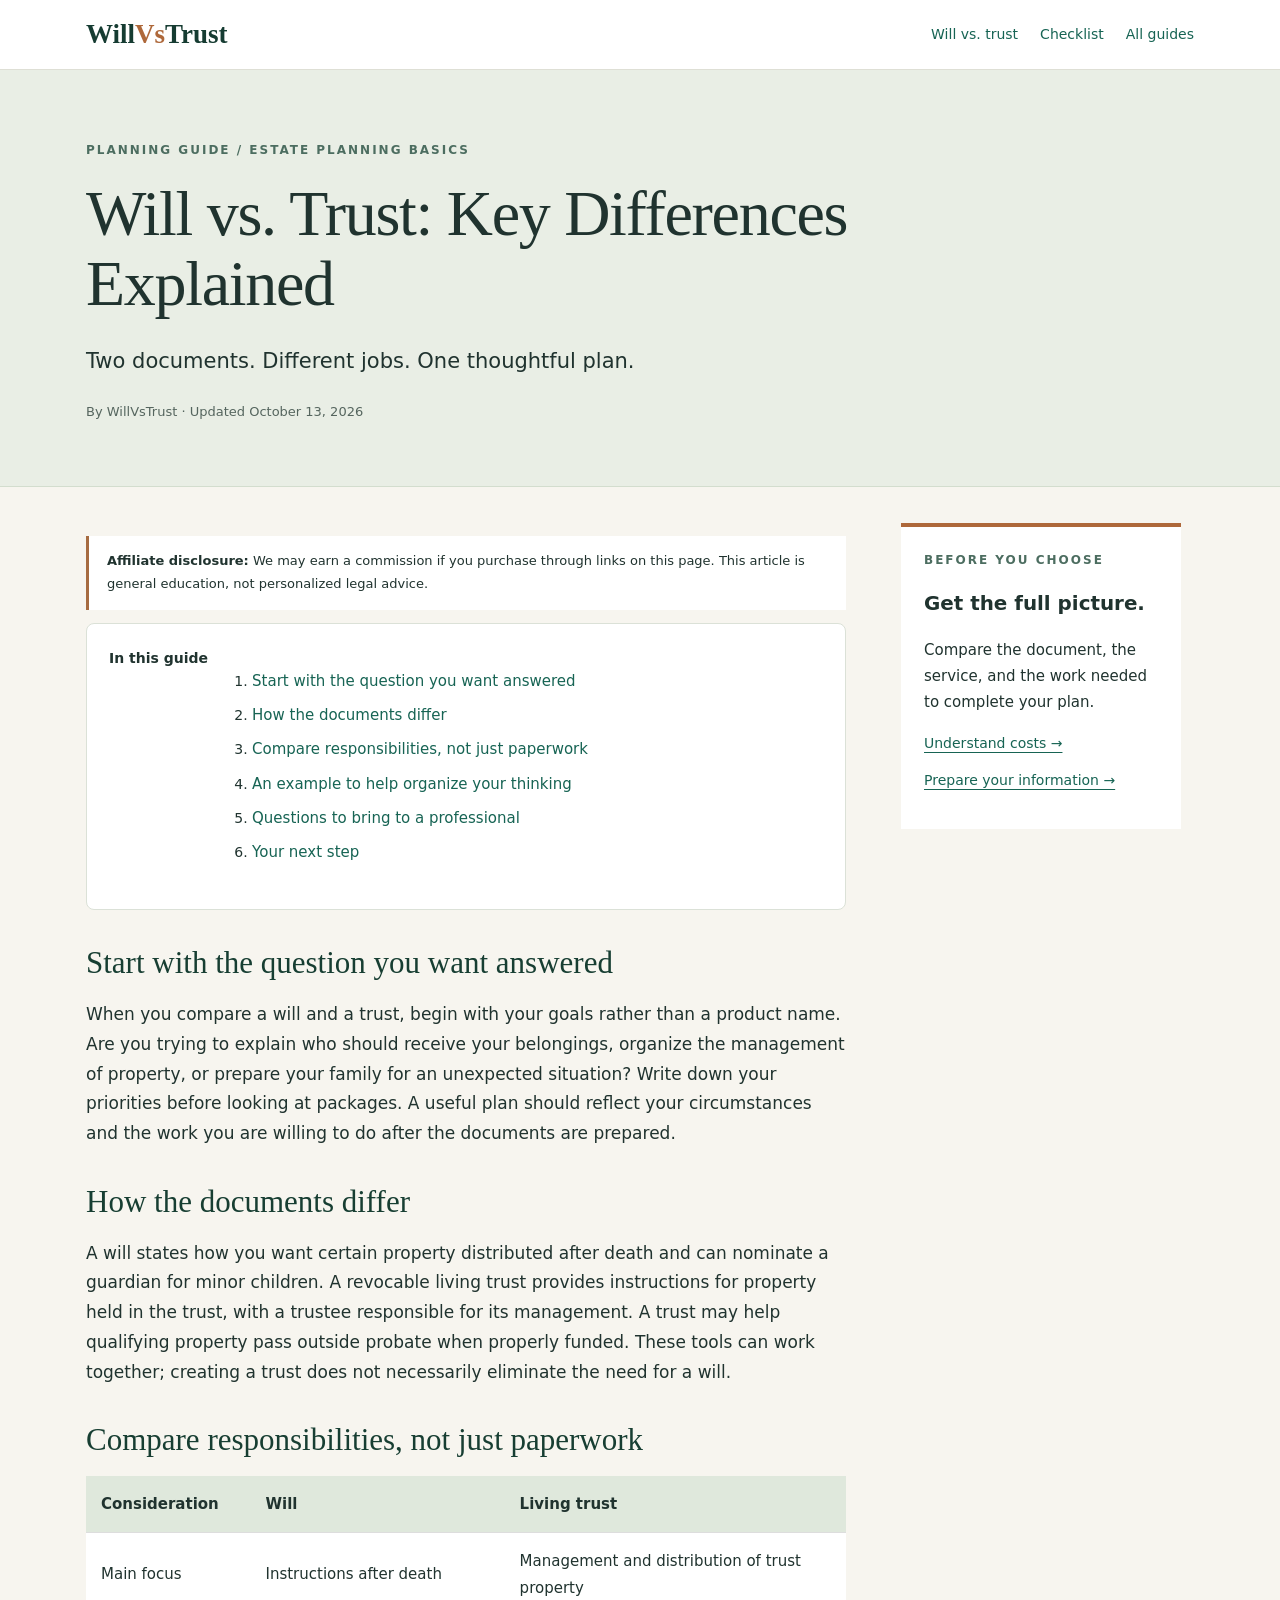
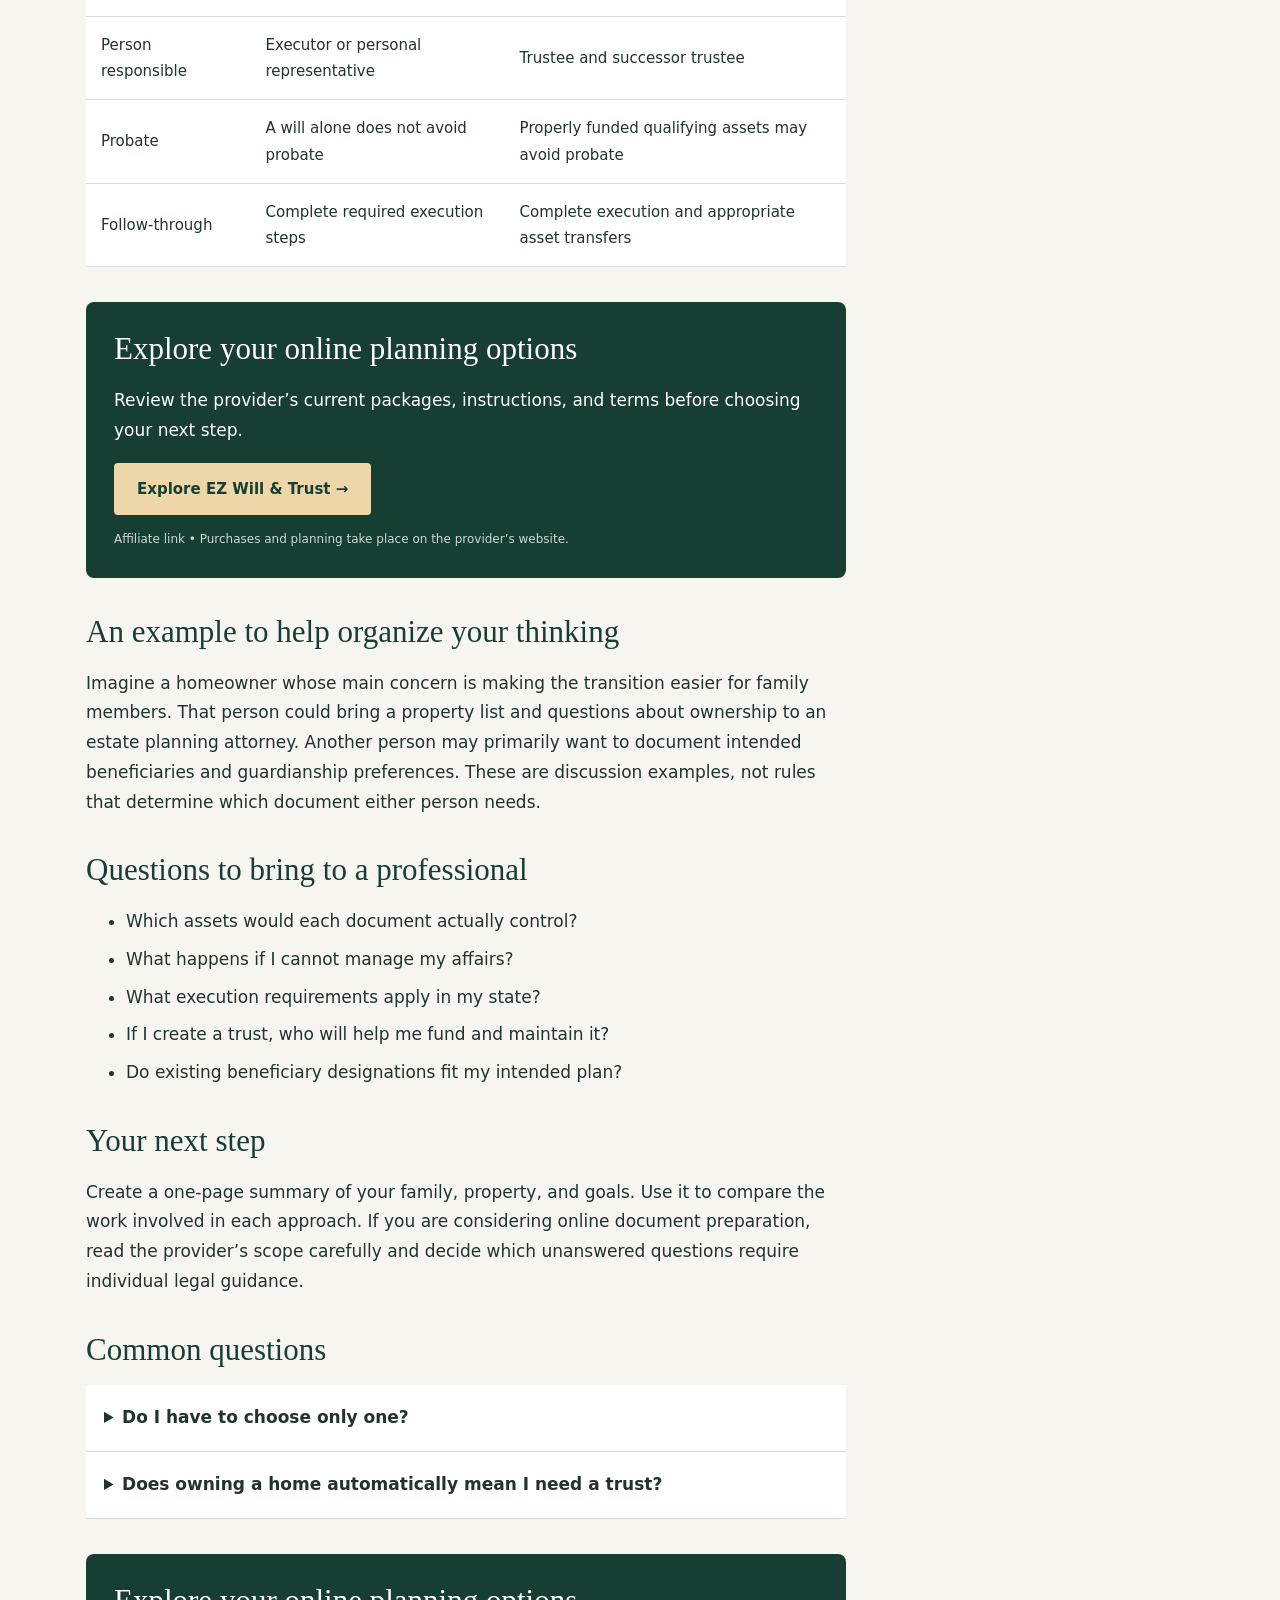
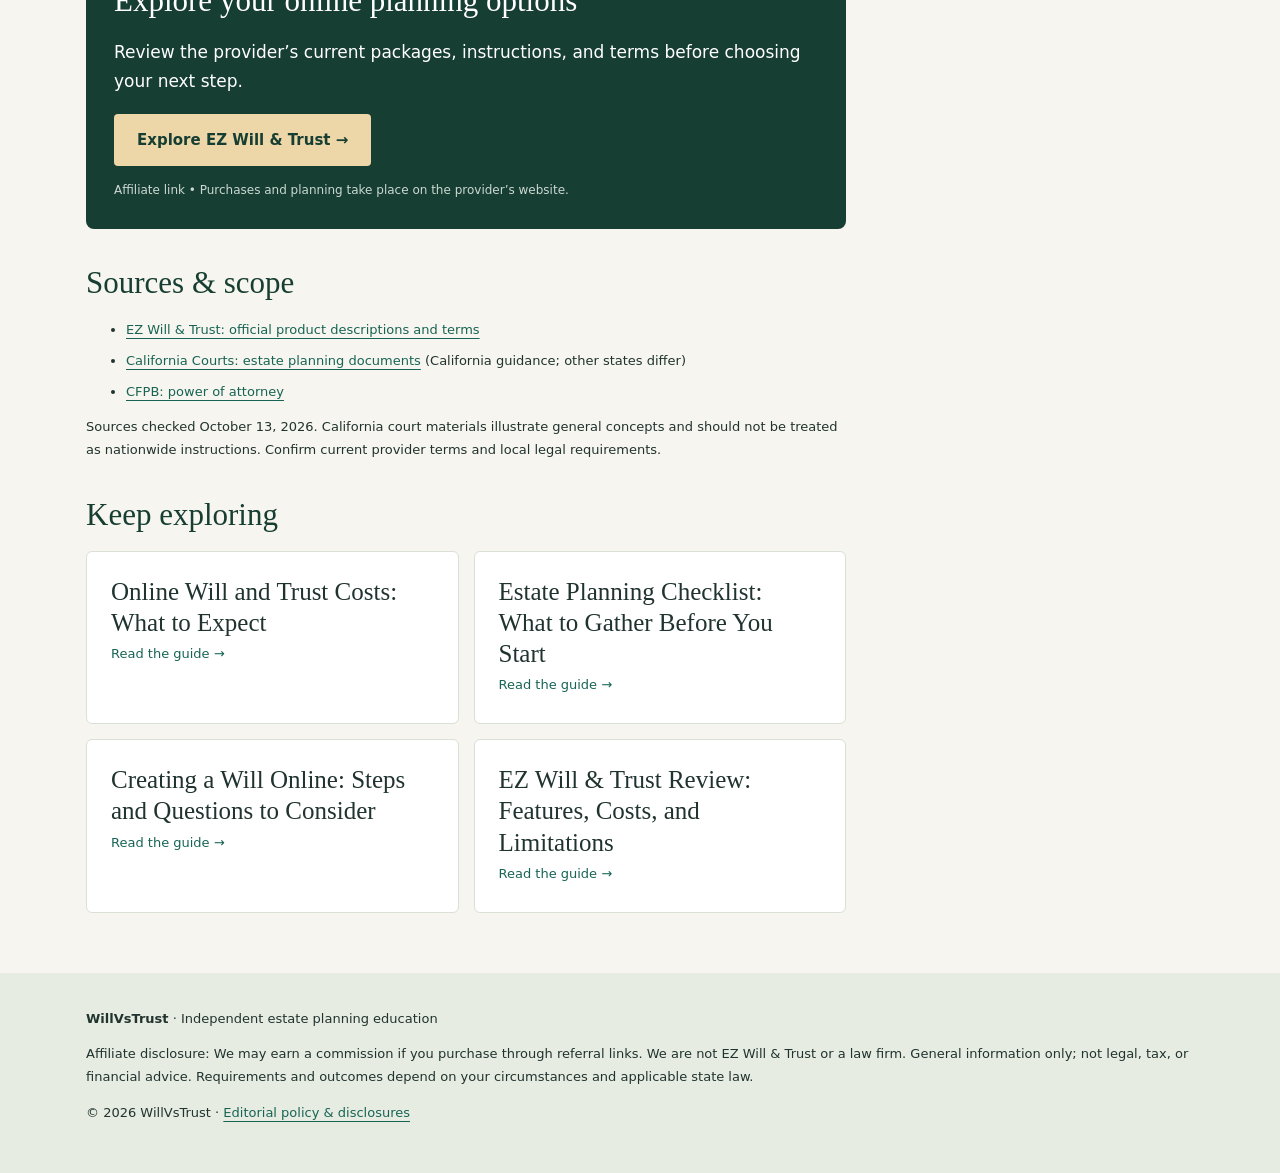
<file: will-vs-trust.html>
<!doctype html><html lang="en"><head><meta charset="utf-8"><meta name="viewport" content="width=device-width,initial-scale=1"><title>Will vs. Trust: Key Differences Explained | WillVsTrust</title><meta name="description" content="Understand the role of a will and a living trust, compare practical considerations, and prepare better questions before choosing an estate plan."><meta name="robots" content="index,follow"><meta property="og:type" content="article"><meta property="og:title" content="Will vs. Trust: Key Differences Explained"><meta property="og:description" content="Understand the role of a will and a living trust, compare practical considerations, and prepare better questions before choosing an estate plan."><meta property="og:site_name" content="WillVsTrust"><meta name="twitter:card" content="summary"><link rel="stylesheet" href="styles.css"><script type="application/ld+json">{"@context": "https://schema.org", "@type": "Article", "headline": "Will vs. Trust: Key Differences Explained", "description": "Understand the role of a will and a living trust, compare practical considerations, and prepare better questions before choosing an estate plan.", "dateModified": "2026-10-13", "datePublished": "2026-10-13", "author": {"@type": "Organization", "name": "WillVsTrust"}, "publisher": {"@type": "Organization", "name": "WillVsTrust"}, "inLanguage": "en-US"}</script></head><body><a class="skip" href="#main">Skip to content</a><header><div class="wrap"><a class="brand" href="index.html">Will<span>Vs</span>Trust</a><nav aria-label="Main navigation"><a href="will-vs-trust.html">Will vs. trust</a><a href="estate-planning-checklist.html">Checklist</a><a href="index.html">All guides</a></nav></div></header><section class="hero"><div class="wrap"><div class="eyebrow">Planning guide / Estate planning basics</div><h1>Will vs. Trust: Key Differences Explained</h1><p class="dek">Two documents. Different jobs. One thoughtful plan.</p><p class="meta">By WillVsTrust · Updated October 13, 2026</p></div></section><main id="main" class="wrap layout"><article><p class="disclosure"><strong>Affiliate disclosure:</strong> We may earn a commission if you purchase through links on this page. This article is general education, not personalized legal advice.</p><nav class="toc" aria-label="In this article"><strong>In this guide</strong><ol><li><a href="#section-0">Start with the question you want answered</a></li><li><a href="#section-1">How the documents differ</a></li><li><a href="#section-2">Compare responsibilities, not just paperwork</a></li><li><a href="#section-3">An example to help organize your thinking</a></li><li><a href="#section-4">Questions to bring to a professional</a></li><li><a href="#section-5">Your next step</a></li></ol></nav><section id="section-0"><h2>Start with the question you want answered</h2><p>When you compare a will and a trust, begin with your goals rather than a product name. Are you trying to explain who should receive your belongings, organize the management of property, or prepare your family for an unexpected situation? Write down your priorities before looking at packages. A useful plan should reflect your circumstances and the work you are willing to do after the documents are prepared.</p></section><section id="section-1"><h2>How the documents differ</h2><p>A will states how you want certain property distributed after death and can nominate a guardian for minor children. A revocable living trust provides instructions for property held in the trust, with a trustee responsible for its management. A trust may help qualifying property pass outside probate when properly funded. These tools can work together; creating a trust does not necessarily eliminate the need for a will.</p></section><section id="section-2"><h2>Compare responsibilities, not just paperwork</h2><div class="tablewrap"><table><thead><tr><th>Consideration</th><th>Will</th><th>Living trust</th></tr></thead><tbody><tr><td>Main focus</td><td>Instructions after death</td><td>Management and distribution of trust property</td></tr><tr><td>Person responsible</td><td>Executor or personal representative</td><td>Trustee and successor trustee</td></tr><tr><td>Probate</td><td>A will alone does not avoid probate</td><td>Properly funded qualifying assets may avoid probate</td></tr><tr><td>Follow-through</td><td>Complete required execution steps</td><td>Complete execution and appropriate asset transfers</td></tr></tbody></table></div></section><section class="cta"><h2>Explore your online planning options</h2><p>Review the provider’s current packages, instructions, and terms before choosing your next step.</p><a class="button" href="https://ezwillandtrust.com/ref/delmorgan1971@hotmail.com/" rel="sponsored noopener">Explore EZ Will &amp; Trust →</a><small>Affiliate link • Purchases and planning take place on the provider’s website.</small></section><section id="section-3"><h2>An example to help organize your thinking</h2><p>Imagine a homeowner whose main concern is making the transition easier for family members. That person could bring a property list and questions about ownership to an estate planning attorney. Another person may primarily want to document intended beneficiaries and guardianship preferences. These are discussion examples, not rules that determine which document either person needs.</p></section><section id="section-4"><h2>Questions to bring to a professional</h2><ul><li>Which assets would each document actually control?</li><li>What happens if I cannot manage my affairs?</li><li>What execution requirements apply in my state?</li><li>If I create a trust, who will help me fund and maintain it?</li><li>Do existing beneficiary designations fit my intended plan?</li></ul></section><section id="section-5"><h2>Your next step</h2><p>Create a one-page summary of your family, property, and goals. Use it to compare the work involved in each approach. If you are considering online document preparation, read the provider’s scope carefully and decide which unanswered questions require individual legal guidance.</p></section><section><h2>Common questions</h2><details><summary>Do I have to choose only one?</summary><p>No. A will and a trust can serve complementary purposes. Ask how they should work together for your situation.</p></details><details><summary>Does owning a home automatically mean I need a trust?</summary><p>It is a reason to discuss your options, not an automatic recommendation. Ownership, state law, and your goals matter.</p></details></section><section class="cta"><h2>Explore your online planning options</h2><p>Review the provider’s current packages, instructions, and terms before choosing your next step.</p><a class="button" href="https://ezwillandtrust.com/ref/delmorgan1971@hotmail.com/" rel="sponsored noopener">Explore EZ Will &amp; Trust →</a><small>Affiliate link • Purchases and planning take place on the provider’s website.</small></section><section class="sources"><h2>Sources &amp; scope</h2><ul><li><a href="https://ezwillandtrust.com/">EZ Will &amp; Trust: official product descriptions and terms</a></li><li><a href="https://selfhelp.courts.ca.gov/wills-estates-probate/legal-documents">California Courts: estate planning documents</a> (California guidance; other states differ)</li><li><a href="https://www.consumerfinance.gov/ask-cfpb/what-is-a-power-of-attorney-poa-en-1149/">CFPB: power of attorney</a></li></ul><p>Sources checked October 13, 2026. California court materials illustrate general concepts and should not be treated as nationwide instructions. Confirm current provider terms and local legal requirements.</p></section><section><h2>Keep exploring</h2><div class="related"><a class="card" href="online-will-trust-costs.html"><strong>Online Will and Trust Costs: What to Expect</strong><span>Read the guide →</span></a><a class="card" href="estate-planning-checklist.html"><strong>Estate Planning Checklist: What to Gather Before You Start</strong><span>Read the guide →</span></a><a class="card" href="create-a-will-online.html"><strong>Creating a Will Online: Steps and Questions to Consider</strong><span>Read the guide →</span></a><a class="card" href="ez-will-trust-review.html"><strong>EZ Will & Trust Review: Features, Costs, and Limitations</strong><span>Read the guide →</span></a></div></section></article><aside><div class="asidebox"><div class="eyebrow">Before you choose</div><h3>Get the full picture.</h3><p>Compare the document, the service, and the work needed to complete your plan.</p><a href="online-will-trust-costs.html">Understand costs →</a><a href="estate-planning-checklist.html">Prepare your information →</a></div></aside></main><footer><div class="wrap"><strong>WillVsTrust</strong> · Independent estate planning education<p>Affiliate disclosure: We may earn a commission if you purchase through referral links. We are not EZ Will &amp; Trust or a law firm. General information only; not legal, tax, or financial advice. Requirements and outcomes depend on your circumstances and applicable state law.</p><p>© 2026 WillVsTrust · <a href="editorial-policy.html">Editorial policy &amp; disclosures</a></p></div></footer></body></html>
</file>
<file: styles.css>
*{box-sizing:border-box}html{scroll-behavior:smooth}body{margin:0;background:#f7f5ef;color:#20332f;font:17px/1.75 system-ui,-apple-system,Segoe UI,sans-serif}a{color:#176454;text-underline-offset:4px}a:hover{color:#9a5827}a:focus-visible,summary:focus-visible{outline:3px solid #b56c36;outline-offset:5px}.wrap{max-width:1160px;margin:auto;padding:0 26px}header{background:#fff;border-bottom:1px solid #dedfd5}header .wrap{display:flex;justify-content:space-between;align-items:center;gap:20px;padding-top:19px;padding-bottom:19px}.brand{font:700 27px Georgia,serif;text-decoration:none;color:#163c32}.brand span{color:#ae683a}nav{display:flex;gap:22px;font-size:14px}nav a{text-decoration:none}.hero{padding:70px 0 50px;background:#e9eee5;border-bottom:1px solid #d3ddce}.eyebrow{text-transform:uppercase;letter-spacing:2px;font-size:12px;font-weight:750;color:#4c6d60}h1{font:500 clamp(38px,5vw,65px)/1.1 Georgia,serif;max-width:850px;letter-spacing:-1.3px;margin:18px 0 23px}h2{font:500 31px/1.25 Georgia,serif;color:#173e32;margin:34px 0 16px}h3{line-height:1.3}.dek{font-size:21px;max-width:760px}.meta{font-size:13px;color:#55655e}.layout{display:grid;grid-template-columns:minmax(0,760px) 280px;gap:55px;padding-top:36px;padding-bottom:60px}.disclosure{font-size:13px;border-left:3px solid #a66b41;padding:14px 18px;background:#fff}.toc{background:white;border:1px solid #dbe1d7;border-radius:8px;padding:22px}.toc ol{padding-left:22px}.toc a{font-size:15px}.button{display:inline-block;padding:13px 23px;background:#174c3d;color:white;border-radius:4px;text-decoration:none;font-size:15px;font-weight:650}.button:hover{background:#236550;color:white}.cta{background:#173e32;color:#fff;padding:28px;border-radius:8px;margin:35px 0}.cta h2{color:white;margin-top:0}.cta .button{background:#edd6a8;color:#173e32}.cta small{display:block;color:#cbd9d2;font-size:12px;margin-top:14px}.asidebox{position:sticky;top:24px;border-top:4px solid #ae683a;background:#fff;padding:23px}.asidebox p{font-size:15px}.asidebox a:not(.button){display:block;margin:13px 0;font-size:14px}table{border-collapse:collapse;width:100%;font-size:15px;background:#fff}td,th{text-align:left;padding:15px;border-bottom:1px solid #ddd}th{background:#dfe8dc}.tablewrap{overflow:auto}details{background:#fff;border-bottom:1px solid #d6ddd2;padding:18px}summary{cursor:pointer;font-weight:650}.sources,.legal{font-size:13px}.related{display:grid;grid-template-columns:1fr 1fr;gap:15px}.card{background:#fff;border:1px solid #d9e0d4;padding:24px;border-radius:6px;text-decoration:none;color:#20332f}.card strong{font:500 25px/1.25 Georgia,serif;display:block}.card p{font-size:15px}.card span{font-size:13px;color:#176454}footer{background:#e7ece2;padding:35px 0;font-size:13px}.skip{position:absolute;left:-10000px}.skip:focus{left:10px;background:white;padding:10px;z-index:9}li{margin:8px 0}.hub{padding:45px 0 65px}.hubgrid{display:grid;grid-template-columns:1fr 1fr;gap:22px}@media(max-width:900px){.layout{grid-template-columns:1fr;gap:20px}.asidebox{position:static}.hero{padding:45px 0 30px}header .wrap{flex-wrap:wrap}.related,.hubgrid{grid-template-columns:1fr}.wrap{padding-left:20px;padding-right:20px}nav{gap:16px}}@media print{header,aside,.cta,footer{display:none}.layout{display:block}body{background:white;font-size:12pt}.hero{padding:12px;background:white}.wrap{max-width:100%}}
</file>
